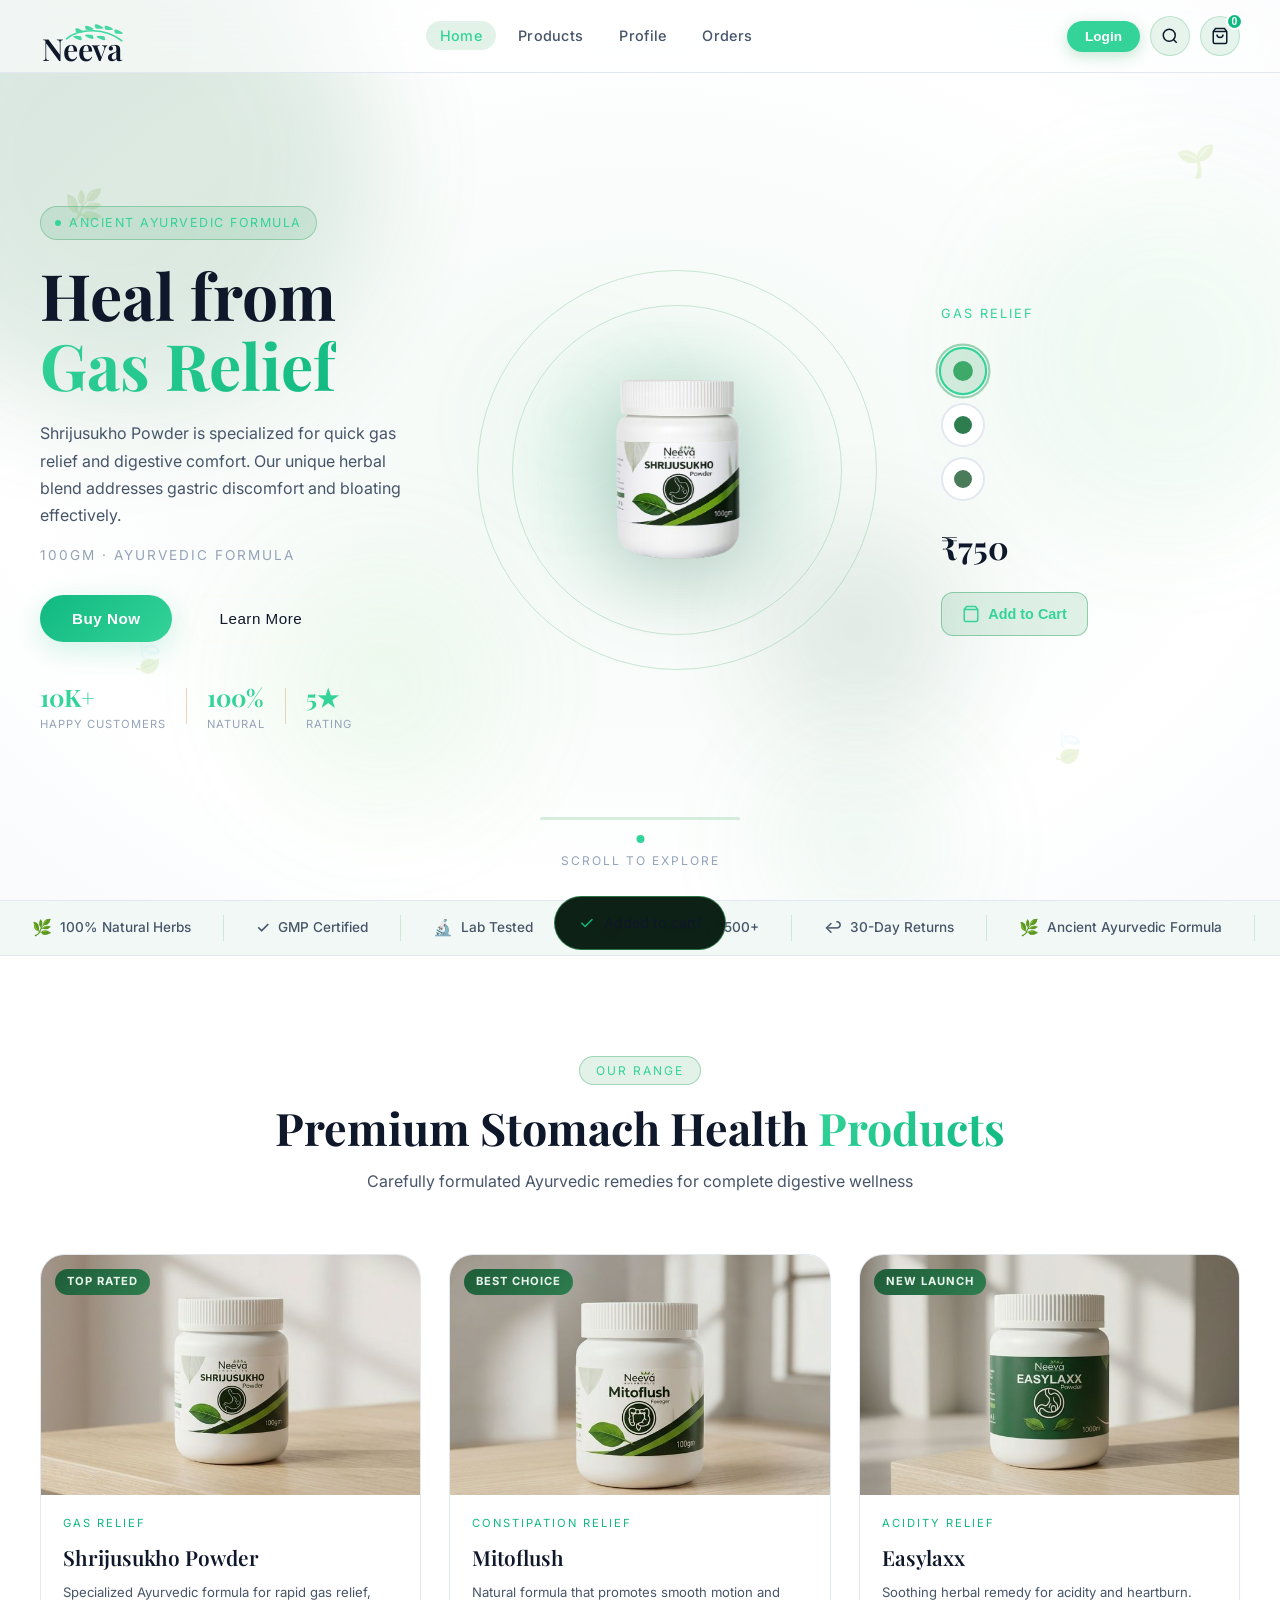
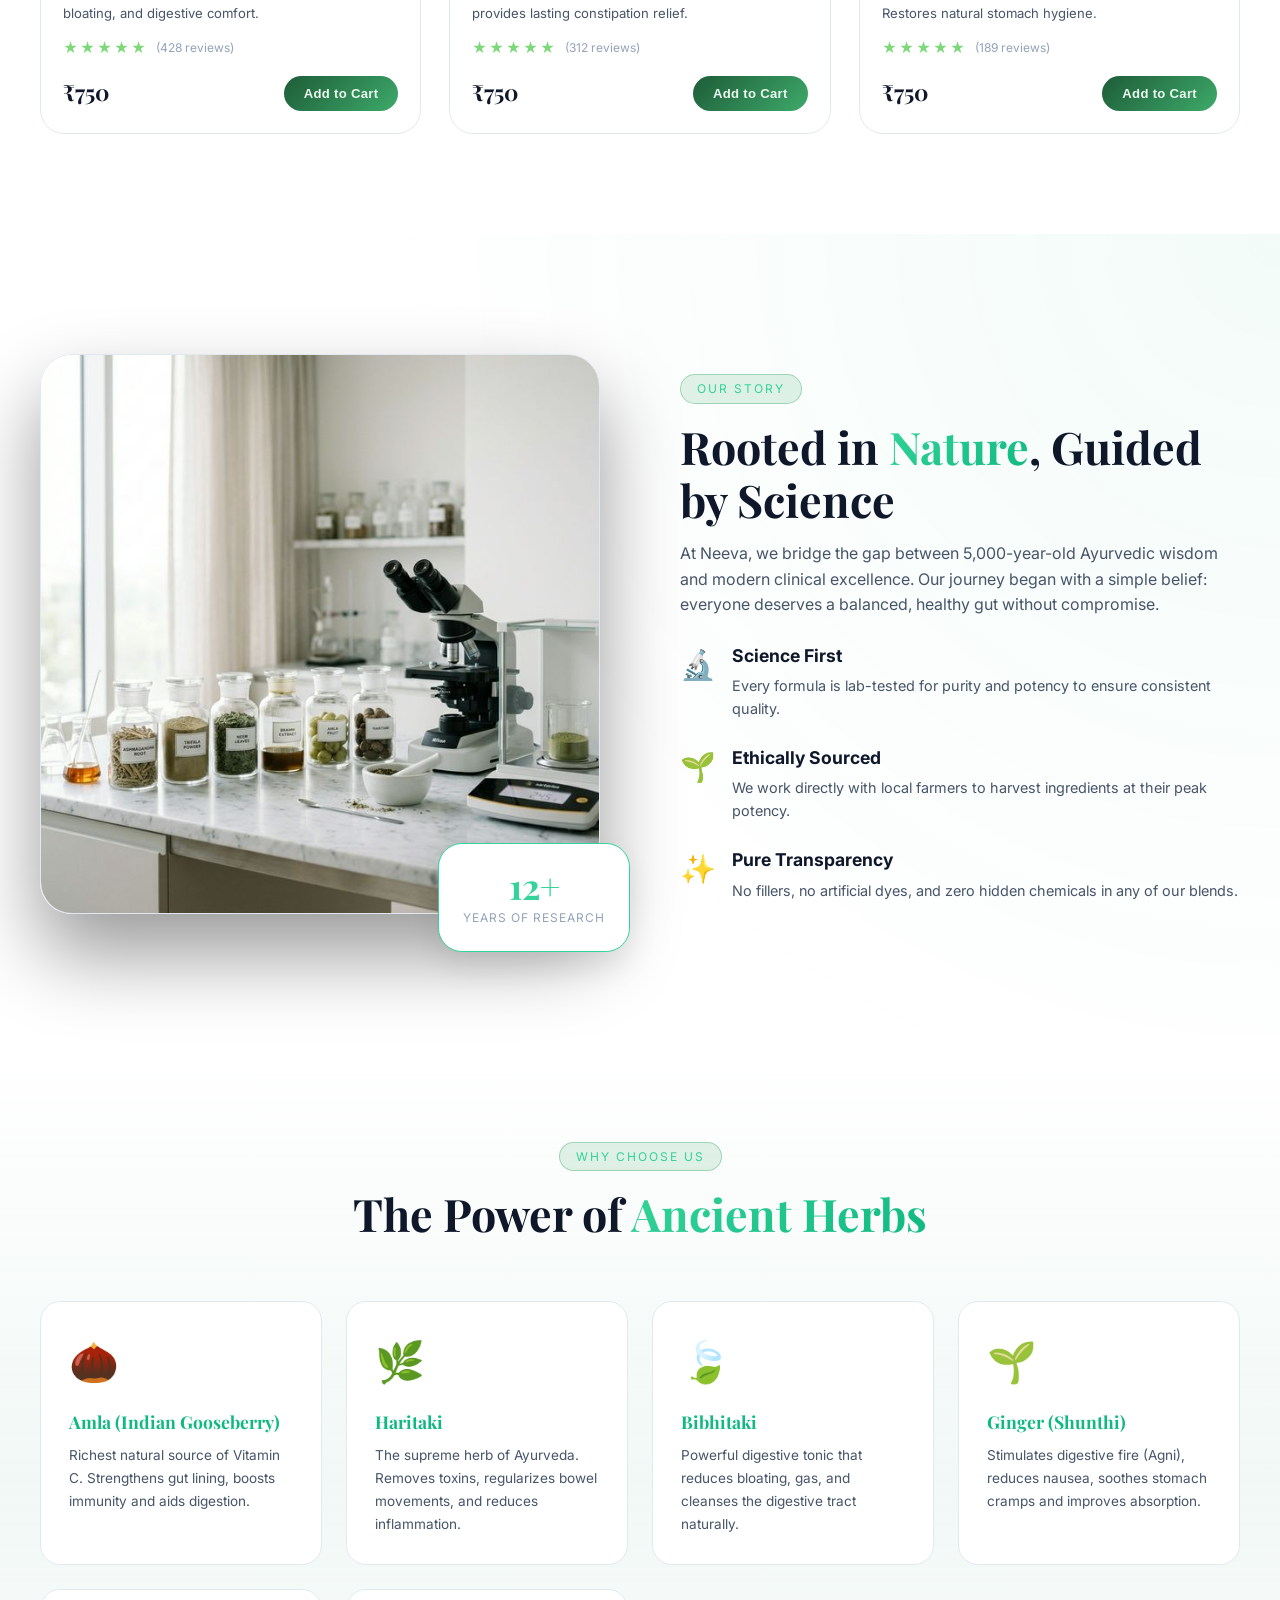
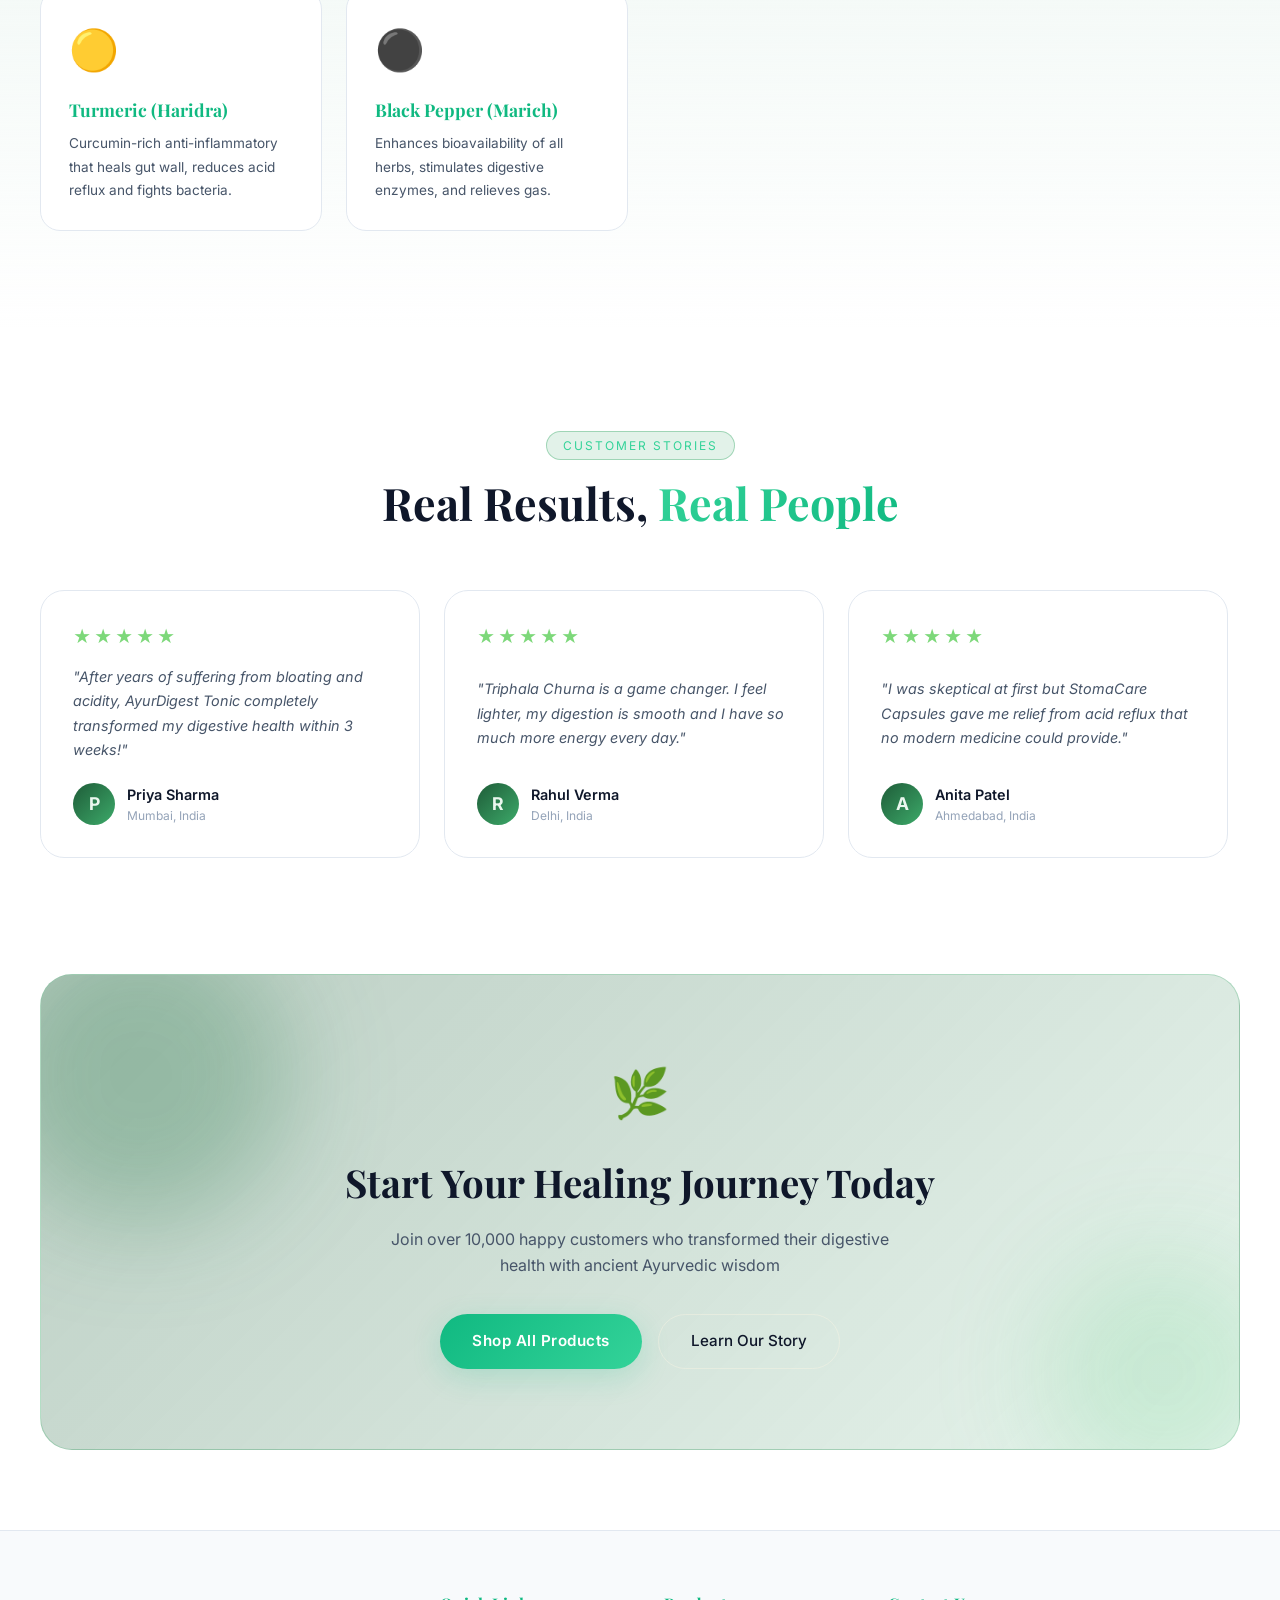
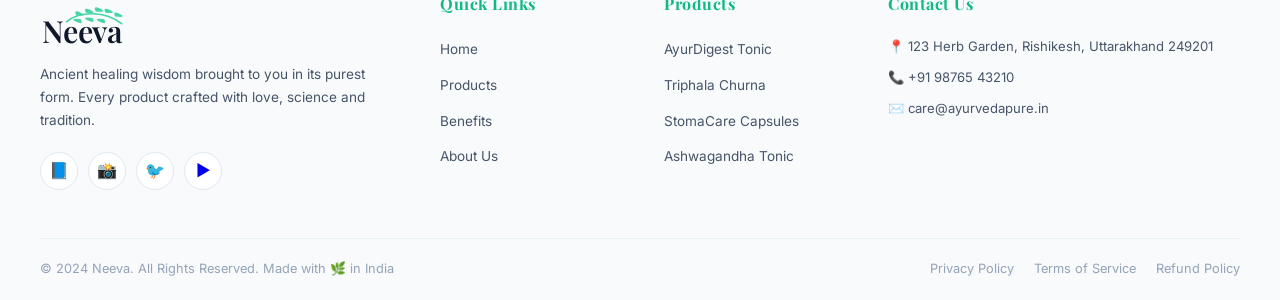
<file: public/index.html>
<!DOCTYPE html>
<html lang="en">

<head>
  <meta charset="UTF-8" />
  <meta name="viewport" content="width=device-width, initial-scale=1.0" />
  <title>Neeva — Ancient Wisdom for Modern Wellness</title>
  <meta name="description"
    content="Premium Ayurvedic products for digestive health and stomach wellness. Natural, pure and effective herbal remedies rooted in ancient Indian wisdom by Neeva." />
  <link rel="preconnect" href="https://fonts.googleapis.com" />
  <link rel="preconnect" href="https://fonts.gstatic.com" crossorigin />
  <link
    href="https://fonts.googleapis.com/css2?family=Playfair+Display:ital,wght@0,400;0,600;0,700;1,400&family=Inter:wght@300;400;500;600&family=Noto+Sans+Devanagari:wght@400;600&display=swap"
    rel="stylesheet" />
  <script src="https://checkout.razorpay.com/v1/checkout.js"></script>
  <script src="https://accounts.google.com/gsi/client" async defer></script>
  <link rel="stylesheet" href="style.css" />
</head>

<body>

  <!-- Floating Particles -->
  <div class="particles" id="particles"></div>

  <!-- Navigation -->
  <nav class="navbar" id="navbar">
    <div class="nav-container">
      <div class="nav-logo">
        <div class="logo-wrapper">
          <div class="logo-branch">
            <svg viewBox="0 0 100 40" xmlns="http://www.w3.org/2000/svg">
              <path d="M10 32 C 30 15, 70 15, 95 35" stroke="currentColor" fill="none" stroke-width="2.5"
                stroke-linecap="round" />
              <path d="M25 22 Q 20 12, 32 18 T 25 22" fill="currentColor" />
              <path d="M40 18 Q 35 8, 47 14 T 40 18" fill="currentColor" />
              <path d="M55 16 Q 50 6, 62 12 T 55 16" fill="currentColor" />
              <path d="M70 18 Q 65 8, 77 14 T 70 18" fill="currentColor" />
              <path d="M85 24 Q 80 14, 92 20 T 85 24" fill="currentColor" />
              <path d="M32 28 Q 37 38, 25 32 T 32 28" fill="currentColor" />
              <path d="M50 26 Q 55 36, 43 30 T 50 26" fill="currentColor" />
              <path d="M68 28 Q 73 38, 61 32 T 68 28" fill="currentColor" />
            </svg>
          </div>
          <span class="logo-name">Neeva</span>
        </div>
      </div>
      <ul class="nav-links" id="navLinks">
        <li><a href="#home" class="nav-link active">Home</a></li>
        <li><a href="#products" class="nav-link">Products</a></li>
        <li><a href="profile.html" class="nav-link">Profile</a></li>
        <li><a href="orders.html" class="nav-link">Orders</a></li>
      </ul>
      <div class="nav-actions">
        <div id="userProfile" class="user-status" style="display: none;">
          <span id="userName" class="user-name" onclick="openProfile()" style="cursor:pointer;" title="View Profile"></span>
          <button id="logoutBtn" class="nav-btn-logout" title="Logout">Logout</button>
        </div>
        <button id="loginOpenBtn" class="nav-btn-secondary">Login</button>
        <button class="nav-search" id="searchBtn" title="Search">
          <svg viewBox="0 0 24 24" fill="none" stroke="currentColor" stroke-width="2">
            <circle cx="11" cy="11" r="8" />
            <path d="m21 21-4.35-4.35" />
          </svg>
        </button>
        <button class="nav-cart" id="cartBtn" title="Cart">
          <svg viewBox="0 0 24 24" fill="none" stroke="currentColor" stroke-width="2">
            <path d="M6 2L3 6v14a2 2 0 002 2h14a2 2 0 002-2V6l-3-4z" />
            <line x1="3" y1="6" x2="21" y2="6" />
            <path d="M16 10a4 4 0 01-8 0" />
          </svg>
          <span class="cart-count" id="cartCount">0</span>
        </button>
        <button class="nav-hamburger" id="hamburger">
          <span></span><span></span><span></span>
        </button>
      </div>
    </div>
  </nav>

  <!-- Login/Signup Modal -->
  <div class="modal-overlay" id="authOverlay"></div>
  <div class="auth-modal" id="authModal">
    <div class="auth-header">
      <h3 id="authTitle">Welcome Back</h3>
      <button class="auth-close" id="authClose">✕</button>
    </div>
    <div class="auth-tabs">
      <button class="auth-tab active" id="tabLogin">Login</button>
      <button class="auth-tab" id="tabSignup">Sign Up</button>
    </div>
    <form id="authForm" class="auth-form">
      <div id="signupFields" style="display: none;">
        <input type="text" id="regName" placeholder="Full Name" />
      </div>
      <input type="email" id="authEmail" placeholder="Email Address" required />
      <input type="password" id="authPass" placeholder="Password" required />
      <div style="text-align: right; margin: -10px 0 15px;">
        <a href="#" id="forgotPassLink" style="font-size: 0.75rem; color: var(--amber-light); text-decoration: none;">Forgot Password?</a>
      </div>
      <button type="submit" class="btn-primary" id="authSubmitBtn">Sign in</button>
    </form>
    
    <div class="auth-divider"><span>OR</span></div>
    <div id="google-login-btn">
      <button class="google-btn-custom" onclick="handleGoogleLogin()">
        <svg class="google-icon" viewBox="0 0 24 24" xmlns="http://www.w3.org/2000/svg">
          <path d="M22.56 12.25c0-.78-.07-1.53-.2-2.25H12v4.26h5.92c-.26 1.37-1.04 2.53-2.21 3.31v2.77h3.57c2.08-1.92 3.28-4.74 3.28-8.09z" fill="#4285F4"/>
          <path d="M12 23c2.97 0 5.46-.98 7.28-2.66l-3.57-2.77c-.98.66-2.23 1.06-3.71 1.06-2.86 0-5.29-1.93-6.16-4.53H2.18v2.84C3.99 20.53 7.7 23 12 23z" fill="#34A853"/>
          <path d="M5.84 14.09c-.22-.66-.35-1.36-.35-2.09s.13-1.43.35-2.09V7.07H2.18C1.43 8.55 1 10.22 1 12s.43 3.45 1.18 4.93l3.66-2.84z" fill="#FBBC05"/>
          <path d="M12 5.38c1.62 0 3.06.56 4.21 1.64l3.15-3.15C17.45 2.09 14.97 1 12 1 7.7 1 3.99 3.47 2.18 7.07l3.66 2.84c.87-2.6 3.3-4.53 6.16-4.53z" fill="#EA4335"/>
        </svg>
        Continue with Google
      </button>
    </div>
    
    <div id="authMsg" class="auth-msg"></div>
  </div>

  <!-- Hero Section -->
  <section class="hero" id="home">
    <div class="hero-bg">
      <div class="hero-orb orb-1"></div>
      <div class="hero-orb orb-2"></div>
      <div class="hero-orb orb-3"></div>
      <div class="hero-orb orb-4"></div>
      <div class="hero-orb orb-5"></div>
      <div class="hero-orb orb-6"></div>
      <div class="floating-leaves">
        <div class="leaf leaf-1">🌿</div>
        <div class="leaf leaf-2">🍃</div>
        <div class="leaf leaf-3">🌱</div>
        <div class="leaf leaf-4">🍃</div>
        <div class="leaf leaf-5">🌿</div>
      </div>
    </div>

    <div class="hero-content">
      <!-- Left Text -->
      <div class="hero-left">
        <div class="hero-badge">
          <span class="badge-dot"></span>
          Ancient Ayurvedic Formula
        </div>
        <h1 class="hero-title" id="heroTitle">
          Heal from<br /><span class="hero-title-accent" id="heroAccent">Gas Relief</span>
        </h1>
        <p class="hero-desc" id="heroDesc">
          Shrijusukho Powder is specialized for quick gas relief and digestive comfort. Our unique herbal blend
          addresses
          gastric discomfort and bloating effectively.
        </p>
        <div class="hero-size" id="heroSize">100gm · Ayurvedic Formula</div>
        <div class="hero-actions">
          <button class="btn-primary" id="heroBuyBtn">Buy Now</button>
          <button class="btn-secondary">Learn More</button>
        </div>
        <div class="hero-stats">
          <div class="stat">
            <span class="stat-num">10K+</span>
            <span class="stat-label">Happy Customers</span>
          </div>
          <div class="stat-divider"></div>
          <div class="stat">
            <span class="stat-num">100%</span>
            <span class="stat-label">Natural</span>
          </div>
          <div class="stat-divider"></div>
          <div class="stat">
            <span class="stat-num">5★</span>
            <span class="stat-label">Rating</span>
          </div>
        </div>
      </div>

      <!-- Center 3D Product -->
      <div class="hero-center">
        <div class="product-stage">
          <div class="product-glow" id="productGlow"></div>
          <div class="product-ring ring-outer"></div>
          <div class="product-ring ring-inner"></div>
          <div class="product-3d" id="product3D">
            <img src="shrijusukhol.png" alt="Shrijusukho Powder" class="product-img active" id="productImg0" />
            <img src="mitroflush.png" alt="Mitoflush Faveger" class="product-img" id="productImg1" />
            <img src="easylaxx.png" alt="Easylaxx Powder" class="product-img" id="productImg2" />
          </div>
          <!-- 3D Floating Orbs around product -->
          <div class="orbit-orb o1"></div>
          <div class="orbit-orb o2"></div>
          <div class="orbit-orb o3"></div>
          <div class="orbit-orb o4"></div>
          <div class="orbit-orb o5"></div>
          <div class="orbit-orb o6"></div>
        </div>
      </div>

      <!-- Right Info -->
      <div class="hero-right">
        <div class="flavor-label" id="flavorLabel">Gas Relief</div>
        <div class="product-selectors">
          <button class="prod-sel active" id="sel0" data-index="0" title="Shrijusukho">
            <div class="sel-dot" style="background: #3daa6a;"></div>
          </button>
          <button class="prod-sel" id="sel1" data-index="1" title="Mitoflush">
            <div class="sel-dot" style="background: #2e7d4f;"></div>
          </button>
          <button class="prod-sel" id="sel2" data-index="2" title="Easylaxx">
            <div class="sel-dot" style="background: #4a7c59;"></div>
          </button>
        </div>
        <div class="product-price" id="heroPrice">₹750</div>
        <button class="btn-cart-hero" id="heroCartBtn">
          <svg viewBox="0 0 24 24" fill="none" stroke="currentColor" stroke-width="2" width="18" height="18">
            <path d="M6 2L3 6v14a2 2 0 002 2h14a2 2 0 002-2V6l-3-4z" />
            <line x1="3" y1="6" x2="21" y2="6" />
          </svg>
          Add to Cart
        </button>
      </div>
    </div>

    <!-- Progress Bar -->
    <div class="hero-progress">
      <div class="progress-track">
        <div class="progress-fill" id="progressFill"></div>
      </div>
    </div>

    <!-- Scroll Indicator -->
    <div class="scroll-indicator">
      <div class="scroll-dot"></div>
      <span>Scroll to explore</span>
    </div>
  </section>

  <!-- Benefits Strip -->
  <div class="benefits-strip">
    <div class="benefits-scroll">
      <div class="benefit-item"><span>🌿</span> 100% Natural Herbs</div>
      <div class="benefit-item"><span>✓</span> GMP Certified</div>
      <div class="benefit-item"><span>🔬</span> Lab Tested</div>
      <div class="benefit-item"><span>🚚</span> Free Delivery ₹500+</div>
      <div class="benefit-item"><span>↩</span> 30-Day Returns</div>
      <div class="benefit-item"><span>🌿</span> Ancient Ayurvedic Formula</div>
      <div class="benefit-item"><span>✓</span> FSSAI Approved</div>
      <div class="benefit-item"><span>🌿</span> 100% Natural Herbs</div>
      <div class="benefit-item"><span>✓</span> GMP Certified</div>
      <div class="benefit-item"><span>🔬</span> Lab Tested</div>
      <div class="benefit-item"><span>🚚</span> Free Delivery ₹500+</div>
      <div class="benefit-item"><span>↩</span> 30-Day Returns</div>
    </div>
  </div>

  <!-- Products Section -->
  <section class="products-section" id="products">
    <div class="section-header">
      <div class="section-tag">Our Range</div>
      <h2 class="section-title">Premium Stomach Health <span class="text-accent">Products</span></h2>
      <p class="section-subtitle">Carefully formulated Ayurvedic remedies for complete digestive wellness</p>
    </div>

    <div class="products-grid">

      <div class="product-card">
        <div class="card-badge">Top Rated</div>
        <div class="card-img-wrap">
          <img src="shrijusukho_plain.png" alt="Shrijusukho Powder" class="card-img" />
        </div>
        <div class="card-body">
          <div class="card-tag">Gas Relief</div>
          <h3 class="card-name">Shrijusukho Powder</h3>
          <p class="card-desc">Specialized Ayurvedic formula for rapid gas relief, bloating, and digestive comfort.</p>
          <div class="card-rating">
            <span class="stars">★★★★★</span>
            <span class="rating-count">(428 reviews)</span>
          </div>
          <div class="card-footer">
            <div class="card-price">
              <span class="price-current">₹750</span>
            </div>
            <button class="btn-add-cart" onclick="addToCart('Shrijusukho Powder', 750)">Add to Cart</button>
          </div>
        </div>
      </div>

      <div class="product-card">
        <div class="card-badge">Best Choice</div>
        <div class="card-img-wrap">
          <img src="mitoflush_plain.png" alt="Mitoflush" class="card-img" />
        </div>
        <div class="card-body">
          <div class="card-tag">Constipation Relief</div>
          <h3 class="card-name">Mitoflush</h3>
          <p class="card-desc">Natural formula that promotes smooth motion and provides lasting constipation relief.</p>
          <div class="card-rating">
            <span class="stars">★★★★★</span>
            <span class="rating-count">(312 reviews)</span>
          </div>
          <div class="card-footer">
            <div class="card-price">
              <span class="price-current">₹750</span>
            </div>
            <button class="btn-add-cart" onclick="addToCart('Mitoflush', 750)">Add to Cart</button>
          </div>
        </div>
      </div>

      <div class="product-card">
        <div class="card-badge">New Launch</div>
        <div class="card-img-wrap">
          <img src="easylaxx_plain.png" alt="Easylaxx" class="card-img" />
        </div>
        <div class="card-body">
          <div class="card-tag">Acidity Relief</div>
          <h3 class="card-name">Easylaxx</h3>
          <p class="card-desc">Soothing herbal remedy for acidity and heartburn. Restores natural stomach hygiene.</p>
          <div class="card-rating">
            <span class="stars">★★★★★</span>
            <span class="rating-count">(189 reviews)</span>
          </div>
          <div class="card-footer">
            <div class="card-price">
              <span class="price-current">₹750</span>
            </div>
            <button class="btn-add-cart" onclick="addToCart('Easylaxx', 750)">Add to Cart</button>
          </div>
        </div>
      </div>
    </div>
  </section>

  <!-- About Us Section -->
  <section class="about-section" id="about">
    <div class="about-container">
      <div class="about-grid">
        <div class="about-image">
          <img src="about.png" alt="Neeva Ayurvedic Lab" class="reveal-img" />
          <div class="about-experience">
            <span class="exp-num">12+</span>
            <span class="exp-text">Years of Research</span>
          </div>
        </div>
        <div class="about-content" style="text-align: left;">
          <div class="section-tag">Our Story</div>
          <h2 class="section-title">Rooted in <span class="text-accent">Nature</span>, Guided by Science</h2>
          <p class="section-subtitle" style="text-align:left; margin:0 0 24px; max-width: 100%;">At Neeva, we bridge the gap between 5,000-year-old Ayurvedic wisdom and modern clinical excellence. Our journey began with a simple belief: everyone deserves a balanced, healthy gut without compromise.</p>
          
          <div class="vision-points" style="display:flex; flex-direction:column; gap:24px;">
            <div class="vision-item" style="display:flex; gap:16px;">
              <div class="vision-icon" style="font-size:1.8rem;">🔬</div>
              <div class="vision-info" style="text-align: left;">
                <h4 style="margin:0; color:var(--cream); font-size:1.1rem;">Science First</h4>
                <p style="margin:4px 0 0; color:var(--text-secondary); font-size:0.9rem; line-height:1.6;">Every formula is lab-tested for purity and potency to ensure consistent quality.</p>
              </div>
            </div>
            <div class="vision-item" style="display:flex; gap:16px;">
              <div class="vision-icon" style="font-size:1.8rem;">🌱</div>
              <div class="vision-info" style="text-align: left;">
                <h4 style="margin:0; color:var(--cream); font-size:1.1rem;">Ethically Sourced</h4>
                <p style="margin:4px 0 0; color:var(--text-secondary); font-size:0.9rem; line-height:1.6;">We work directly with local farmers to harvest ingredients at their peak potency.</p>
              </div>
            </div>
            <div class="vision-item" style="display:flex; gap:16px;">
              <div class="vision-icon" style="font-size:1.8rem;">✨</div>
              <div class="vision-info" style="text-align: left;">
                <h4 style="margin:0; color:var(--cream); font-size:1.1rem;">Pure Transparency</h4>
                <p style="margin:4px 0 0; color:var(--text-secondary); font-size:0.9rem; line-height:1.6;">No fillers, no artificial dyes, and zero hidden chemicals in any of our blends.</p>
              </div>
            </div>
          </div>
        </div>
      </div>
    </div>
  </section>

  <!-- Benefits Section -->
  <section class="ingredient-section" id="benefits">
    <div class="ing-container">
      <div class="section-header">
        <div class="section-tag">Why Choose Us</div>
        <h2 class="section-title">The Power of <span class="text-accent">Ancient Herbs</span></h2>
      </div>
      <div class="ingredients-grid">
        <div class="ing-card">
          <div class="ing-icon">🌰</div>
          <h3>Amla (Indian Gooseberry)</h3>
          <p>Richest natural source of Vitamin C. Strengthens gut lining, boosts immunity and aids digestion.</p>
        </div>
        <div class="ing-card">
          <div class="ing-icon">🌿</div>
          <h3>Haritaki</h3>
          <p>The supreme herb of Ayurveda. Removes toxins, regularizes bowel movements, and reduces inflammation.</p>
        </div>
        <div class="ing-card">
          <div class="ing-icon">🍃</div>
          <h3>Bibhitaki</h3>
          <p>Powerful digestive tonic that reduces bloating, gas, and cleanses the digestive tract naturally.</p>
        </div>
        <div class="ing-card">
          <div class="ing-icon">🌱</div>
          <h3>Ginger (Shunthi)</h3>
          <p>Stimulates digestive fire (Agni), reduces nausea, soothes stomach cramps and improves absorption.</p>
        </div>
        <div class="ing-card">
          <div class="ing-icon">🟡</div>
          <h3>Turmeric (Haridra)</h3>
          <p>Curcumin-rich anti-inflammatory that heals gut wall, reduces acid reflux and fights bacteria.</p>
        </div>
        <div class="ing-card">
          <div class="ing-icon">⚫</div>
          <h3>Black Pepper (Marich)</h3>
          <p>Enhances bioavailability of all herbs, stimulates digestive enzymes, and relieves gas.</p>
        </div>
      </div>
    </div>
  </section>

  <!-- Testimonials -->
  <section class="testimonials-section">
    <div class="section-header">
      <div class="section-tag">Customer Stories</div>
      <h2 class="section-title">Real Results, <span class="text-accent">Real People</span></h2>
    </div>
    <div class="testimonials-container">
      <div class="testimonials-track" id="testimonialsTrack">
        <div class="testimonial-card">
          <div class="t-stars">★★★★★</div>
          <p>"After years of suffering from bloating and acidity, AyurDigest Tonic completely transformed my digestive
            health within 3 weeks!"</p>
          <div class="t-author">
            <div class="t-avatar">P</div>
            <div>
              <div class="t-name">Priya Sharma</div>
              <div class="t-location">Mumbai, India</div>
            </div>
          </div>
        </div>
        <div class="testimonial-card">
          <div class="t-stars">★★★★★</div>
          <p>"Triphala Churna is a game changer. I feel lighter, my digestion is smooth and I have so much more energy
            every day."</p>
          <div class="t-author">
            <div class="t-avatar">R</div>
            <div>
              <div class="t-name">Rahul Verma</div>
              <div class="t-location">Delhi, India</div>
            </div>
          </div>
        </div>
        <div class="testimonial-card">
          <div class="t-stars">★★★★★</div>
          <p>"I was skeptical at first but StomaCare Capsules gave me relief from acid reflux that no modern medicine
            could provide."</p>
          <div class="t-author">
            <div class="t-avatar">A</div>
            <div>
              <div class="t-name">Anita Patel</div>
              <div class="t-location">Ahmedabad, India</div>
            </div>
          </div>
        </div>
        <div class="testimonial-card">
          <div class="t-stars">★★★★★</div>
          <p>"The Ashwagandha Gut Tonic helped with my IBS symptoms that were connected to stress. Highly recommend to
            everyone!"</p>
          <div class="t-author">
            <div class="t-avatar">V</div>
            <div>
              <div class="t-name">Vikram Singh</div>
              <div class="t-location">Bangalore, India</div>
            </div>
          </div>
        </div>
      </div>
    </div>
  </section>

  <!-- CTA Section -->
  <section class="cta-section">
    <div class="cta-bg">
      <div class="cta-orb cta-orb-1"></div>
      <div class="cta-orb cta-orb-2"></div>
    </div>
    <div class="cta-content">
      <div class="cta-icon">🌿</div>
      <h2>Start Your Healing Journey Today</h2>
      <p>Join over 10,000 happy customers who transformed their digestive health with ancient Ayurvedic wisdom</p>
      <div class="cta-actions">
        <a href="#products" class="btn-primary">Shop All Products</a>
        <a href="#about" class="btn-outline">Learn Our Story</a>
      </div>
    </div>
  </section>



  <!-- Footer -->
  <footer class="footer" id="contact">
    <div class="footer-container">
      <div class="footer-brand">
        <div class="nav-logo">
          <div class="logo-wrapper">
            <div class="logo-branch">
              <svg viewBox="0 0 100 40" xmlns="http://www.w3.org/2000/svg">
                <path d="M10 32 C 30 15, 70 15, 95 35" stroke="currentColor" fill="none" stroke-width="2.5"
                  stroke-linecap="round" />
                <path d="M25 22 Q 20 12, 32 18 T 25 22" fill="currentColor" />
                <path d="M40 18 Q 35 8, 47 14 T 40 18" fill="currentColor" />
                <path d="M55 16 Q 50 6, 62 12 T 55 16" fill="currentColor" />
                <path d="M70 18 Q 65 8, 77 14 T 70 18" fill="currentColor" />
                <path d="M85 24 Q 80 14, 92 20 T 85 24" fill="currentColor" />
                <path d="M32 28 Q 37 38, 25 32 T 32 28" fill="currentColor" />
                <path d="M50 26 Q 55 36, 43 30 T 50 26" fill="currentColor" />
                <path d="M68 28 Q 73 38, 61 32 T 68 28" fill="currentColor" />
              </svg>
            </div>
            <span class="logo-name">Neeva</span>
          </div>
        </div>
        <p>Ancient healing wisdom brought to you in its purest form. Every product crafted with love, science and
          tradition.</p>
        <div class="footer-socials">
          <a href="#" class="social-link">📘</a>
          <a href="#" class="social-link">📸</a>
          <a href="#" class="social-link">🐦</a>
          <a href="#" class="social-link">▶️</a>
        </div>
      </div>
      <div class="footer-links">
        <h4>Quick Links</h4>
        <ul>
          <li><a href="#home">Home</a></li>
          <li><a href="#products">Products</a></li>
          <li><a href="#benefits">Benefits</a></li>
          <li><a href="#about">About Us</a></li>
        </ul>
      </div>
      <div class="footer-links">
        <h4>Products</h4>
        <ul>
          <li><a href="#">AyurDigest Tonic</a></li>
          <li><a href="#">Triphala Churna</a></li>
          <li><a href="#">StomaCare Capsules</a></li>
          <li><a href="#">Ashwagandha Tonic</a></li>
        </ul>
      </div>
      <div class="footer-contact">
        <h4>Contact Us</h4>
        <div class="contact-item">📍 123 Herb Garden, Rishikesh, Uttarakhand 249201</div>
        <div class="contact-item">📞 +91 98765 43210</div>
        <div class="contact-item">✉️ care@ayurvedapure.in</div>
      </div>
    </div>
    <div class="footer-bottom">
      <p>© 2024 Neeva. All Rights Reserved. Made with 🌿 in India</p>
      <div class="footer-legal">
        <a href="#">Privacy Policy</a>
        <a href="#">Terms of Service</a>
        <a href="#">Refund Policy</a>
      </div>
    </div>
  </footer>

  <!-- Cart Sidebar -->
  <div class="cart-overlay" id="cartOverlay"></div>
  <div class="cart-sidebar" id="cartSidebar">
    <div class="cart-header">
      <h3>Your Cart</h3>
      <button class="cart-close" id="cartClose">✕</button>
    </div>
    <div class="cart-items" id="cartItems">
      <div class="cart-empty">
        <div class="cart-empty-icon">🛒</div>
        <p>Your cart is empty</p>
        <a href="#products" class="btn-primary" style="font-size:0.85rem; padding:10px 20px;">Shop Now</a>
      </div>
    </div>
    <div class="cart-footer" id="cartFooter" style="display:none;">
      <div class="cart-total">
        <span>Total:</span>
        <span class="total-amount" id="totalAmount">₹0</span>
      </div>
      <button id="checkoutStartBtn" class="btn-checkout">Proceed to Checkout</button>
    </div>
  </div>

  <!-- Toast Notification -->
  <div class="toast" id="toast">
    <span class="toast-icon">✓</span>
    <span class="toast-msg" id="toastMsg">Added to cart!</span>
  </div>

  <!-- Checkout Modal -->
  <div class="modal-overlay" id="checkoutOverlay"></div>
  <div class="checkout-modal" id="checkoutModal">
    <div class="modal-header">
      <h3>Complete Your Order</h3>
      <button class="modal-close" id="checkoutClose">✕</button>
    </div>
    
    <!-- Step 1: Shipping -->
    <div class="checkout-step" id="stepShipping">
      <div style="display: flex; justify-content: space-between; align-items: center; margin-bottom: 20px;">
        <div class="step-indicator" style="margin-bottom: 0;">Step 1 of 2: Shipping Details</div>
        <button id="useProfileBtn" type="button" style="background: var(--amber-dark); border: none; color: white; padding: 6px 14px; border-radius: 8px; font-size: 0.75rem; cursor: pointer; transition: 0.3s; font-weight: 600;">Use Profile Address</button>
      </div>

      <!-- Quick Select Address -->
      <div id="checkoutSavedAddresses" style="margin-bottom: 25px; display: none;">
        <label style="display: block; margin-bottom: 10px; font-size: 0.8rem; font-weight: 600; color: var(--text-secondary);">Quick Select Saved Address:</label>
        <div id="checkoutAddrList" style="display: flex; gap: 12px; overflow-x: auto; padding-bottom: 10px; scrollbar-width: thin;">
           <!-- Saved addresses cards will show here -->
        </div>
      </div>

      <form id="shippingForm" class="checkout-form">
        <div class="form-row">
          <input type="text" id="shipName" placeholder="Full Name" required />
        </div>
        <div class="form-row">
          <input type="tel" id="shipPhone" placeholder="Phone Number" required />
        </div>
        <div class="form-row">
          <textarea id="shipAddress" placeholder="Full Shipping Address" required></textarea>
        </div>
        <div class="form-row-grid">
          <input type="text" id="shipCity" placeholder="City" required />
          <input type="text" id="shipPincode" placeholder="Pincode" required />
        </div>
        <button type="submit" class="btn-primary">Continue to Payment</button>
      </form>
    </div>

    <!-- Step 2: Payment -->
    <div class="checkout-step" id="stepPayment" style="display: none;">
      <div class="step-indicator">Step 2: Secure Payment</div>
      <div style="text-align: center; padding: 20px 0;">
        <div class="order-summary-mini">
           <span>Total to Pay:</span>
           <span class="total-amount-checkout" id="checkoutTotal">₹0</span>
        </div>
        <p style="font-size: 0.9rem; color: var(--text-secondary); margin-bottom: 25px;">Please complete your payment to finalize the order.</p>
        <button id="payNowBtn" class="btn-primary" style="width: 100%; height: 55px; background: #111; color: white;">
          Pay with Razorpay 💳
        </button>
      </div>
    </div>

    <!-- Step 3: Success -->
    <div class="checkout-step" id="stepSuccess" style="display: none; text-align: center; padding: 40px 20px;">
      <div class="success-icon-wrap">
        <div class="success-icon">✓</div>
      </div>
      <h3 style="color: var(--sage); margin-bottom: 8px;">Order Placed Successfully!</h3>
      <p style="color: var(--text-secondary); margin-bottom: 24px;">Thank you for choosing Neeva. Your healing journey begins now. We've sent a confirmation to your email.</p>
      <div class="order-id-display">Order ID: <span id="displayOrderId">#123456</span></div>
      <button class="btn-primary" onclick="closeCheckout()">Continue Shopping</button>
    </div>
  </div>

  <script type="module" src="app.js"></script>
</body>
</html>
</file>
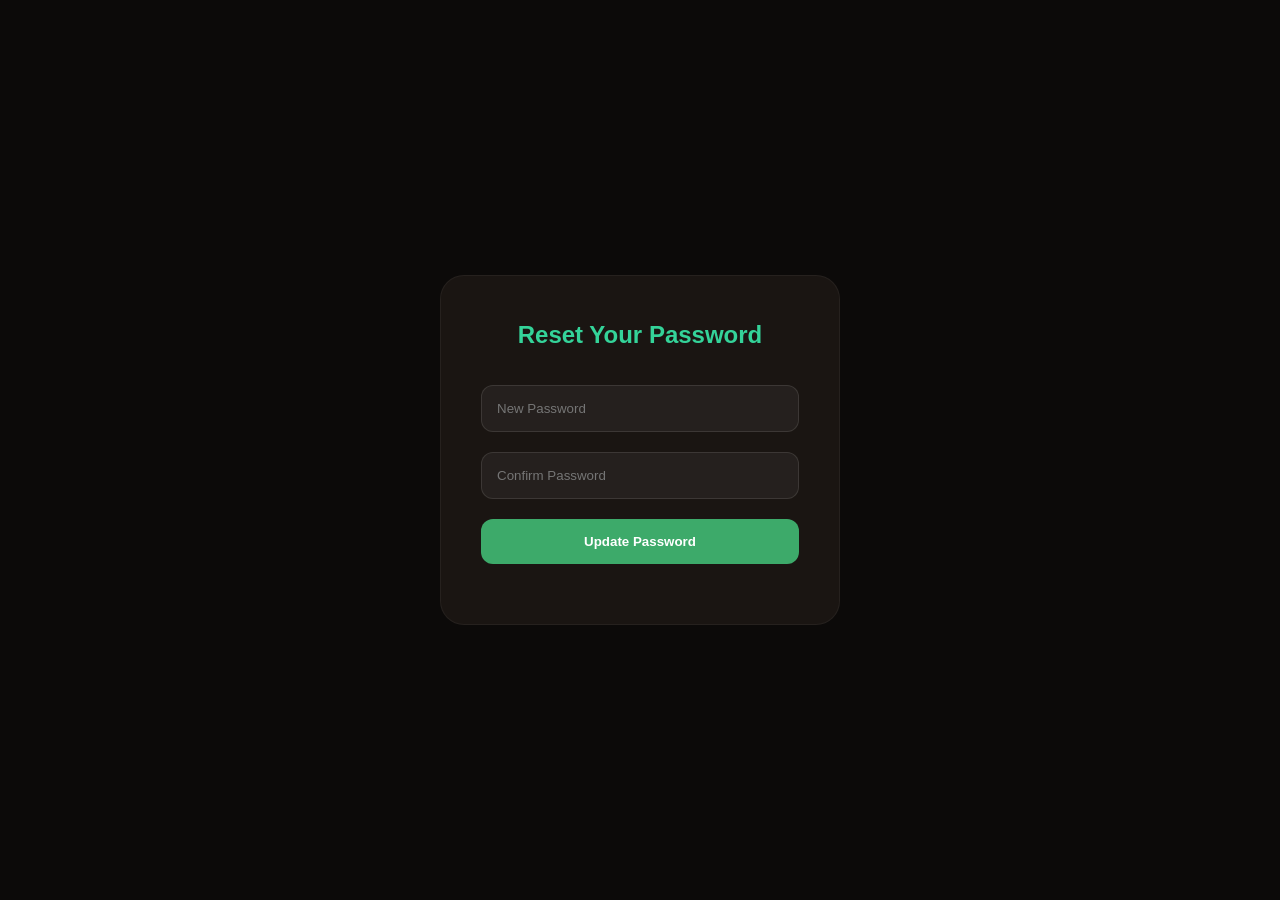
<file: reset-password.html>
<!DOCTYPE html>
<html lang="en">
<head>
    <meta charset="UTF-8">
    <meta name="viewport" content="width=device-width, initial-scale=1.0">
    <title>Reset Password | Neeva Ayurveda</title>
    <link rel="stylesheet" href="style.css">
    <style>
        body { display: flex; align-items: center; justify-content: center; min-height: 100vh; background: #0c0a09; color: white; font-family: 'Inter', sans-serif; }
        .reset-card { background: #1a1512; padding: 40px; border-radius: 24px; border: 1px solid rgba(255,255,255,0.05); width: 100%; max-width: 400px; }
        .reset-title { font-size: 1.5rem; margin-bottom: 30px; text-align: center; color: var(--amber-light); }
        .reset-form input { width: 100%; padding: 15px; margin-bottom: 20px; background: rgba(255,255,255,0.05); border: 1px solid rgba(255,255,255,0.1); border-radius: 12px; color: white; }
        .reset-btn { width: 100%; padding: 15px; background: #3daa6a; border: none; border-radius: 12px; color: white; font-weight: 600; cursor: pointer; }
        .reset-msg { margin-top: 20px; text-align: center; font-size: 0.9rem; }
    </style>
</head>
<body>
    <div class="reset-card">
        <h2 class="reset-title">Reset Your Password</h2>
        <form class="reset-form" id="resetForm">
            <input type="password" id="newPass" placeholder="New Password" required minlength="6">
            <input type="password" id="confirmPass" placeholder="Confirm Password" required minlength="6">
            <button type="submit" class="reset-btn">Update Password</button>
        </form>
        <div id="resetMsg" class="reset-msg"></div>
    </div>

    <script>
        const urlParams = new URLSearchParams(window.location.search);
        const token = urlParams.get('token');

        document.getElementById('resetForm').addEventListener('submit', async (e) => {
            e.preventDefault();
            const newPassword = document.getElementById('newPass').value;
            const confirmPass = document.getElementById('confirmPass').value;
            const msg = document.getElementById('resetMsg');

            if (newPassword !== confirmPass) {
                msg.textContent = 'Passwords do not match';
                msg.style.color = '#ff6b6b';
                return;
            }

            try {
                const res = await fetch('/api/reset-password', {
                    method: 'POST',
                    headers: { 'Content-Type': 'application/json' },
                    body: JSON.stringify({ token, newPassword })
                });
                const data = await res.json();
                msg.textContent = data.message;
                msg.style.color = '#3daa6a';
                if (data.success) {
                    setTimeout(() => window.location.href = 'index.html', 2000);
                }
            } catch (err) {
                msg.textContent = 'Reset failed. Token might be expired.';
                msg.style.color = '#ff6b6b';
            }
        });
    </script>
</body>
</html>
</file>
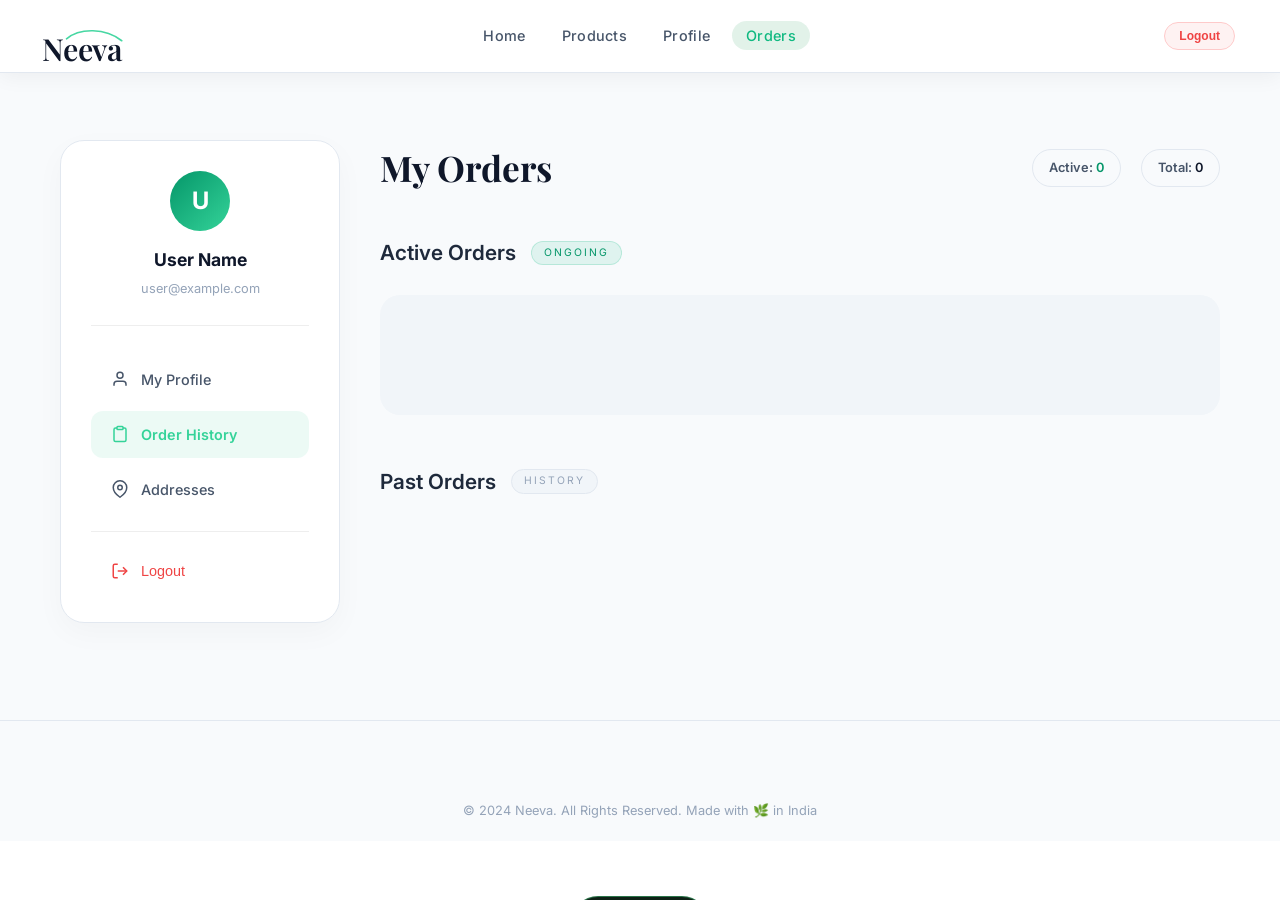
<file: public/orders.html>
<!DOCTYPE html>
<html lang="en">

<head>
  <meta charset="UTF-8" />
  <meta name="viewport" content="width=device-width, initial-scale=1.0" />
  <title>My Orders | Neeva Ayurveda</title>
  <link rel="preconnect" href="https://fonts.googleapis.com" />
  <link rel="preconnect" href="https://fonts.gstatic.com" crossorigin />
  <link
    href="https://fonts.googleapis.com/css2?family=Playfair+Display:ital,wght@0,400;0,600;0,700;1,400&family=Inter:wght@300;400;500;600&family=Noto+Sans+Devanagari:wght@400;600&display=swap"
    rel="stylesheet" />
  <link rel="stylesheet" href="style.css" />
  <style>
    .profile-page { padding-top: 120px; min-height: 80vh; background: var(--bg-mid); }
    .btn-back { display: inline-flex; align-items: center; gap: 8px; color: var(--text-secondary); text-decoration: none; font-size: 0.9rem; margin-bottom: 20px; transition: var(--transition); }
    .btn-back:hover { color: var(--amber); transform: translateX(-5px); }
  </style>
</head>

<body>

  <div class="particles" id="particles"></div>

  <nav class="navbar scrolled" id="navbar">
    <div class="nav-container">
      <a href="index.html" class="nav-logo">
        <div class="logo-wrapper">
          <div class="logo-branch">
            <svg viewBox="0 0 100 40" xmlns="http://www.w3.org/2000/svg">
              <path d="M10 32 C 30 15, 70 15, 95 35" stroke="currentColor" fill="none" stroke-width="2.5" stroke-linecap="round" />
            </svg>
          </div>
          <span class="logo-name">Neeva</span>
        </div>
      </a>
      <ul class="nav-links" id="navLinks">
        <li><a href="index.html#home" class="nav-link">Home</a></li>
        <li><a href="index.html#products" class="nav-link">Products</a></li>
        <li><a href="profile.html" class="nav-link">Profile</a></li>
        <li><a href="orders.html" class="nav-link active" style="color: var(--amber);">Orders</a></li>
      </ul>
      <div class="nav-actions">
        <div id="userProfile" class="user-status">
          <span id="userName" class="user-name"></span>
          <button id="logoutBtn" class="nav-btn-logout" title="Logout">Logout</button>
        </div>
      </div>
    </div>
  </nav>

  <main class="profile-page" style="padding-top: 100px;">
    <div class="profile-container" style="max-width: 1200px; margin: 0 auto; padding: 40px 20px;">
      
      <div class="dashboard-layout" style="display: grid; grid-template-columns: 280px 1fr; gap: 40px; align-items: start;">
        
        <!-- Sidebar Navigation -->
        <aside class="dashboard-sidebar" style="background: white; border: 1px solid var(--card-border); padding: 30px; border-radius: 24px; position: sticky; top: 120px; box-shadow: 0 10px 30px rgba(0,0,0,0.03);">
          <div class="user-brief" style="margin-bottom: 30px; text-align: center; border-bottom: 1px solid #eee; padding-bottom: 25px;">
            <div class="avatar-circle" style="width: 60px; height: 60px; background: linear-gradient(135deg, var(--amber-dark), var(--amber-light)); border-radius: 50%; display: flex; align-items: center; justify-content: center; margin: 0 auto 15px; color: white; font-size: 1.5rem; font-weight: 700;">
              <span id="nameInitial">U</span>
            </div>
            <h3 id="sideUserName" style="font-size: 1.1rem; color: var(--cream); margin: 0;">User Name</h3>
            <p id="sideUserEmail" style="font-size: 0.8rem; color: var(--text-muted); margin: 5px 0 0;">user@example.com</p>
          </div>
          
          <nav class="dash-nav" style="display: flex; flex-direction: column; gap: 8px;">
            <a href="profile.html" class="dash-link" style="padding: 12px 20px; border-radius: 12px; text-decoration: none; color: var(--text-secondary); font-size: 0.9rem; font-weight: 500; display: flex; align-items: center; gap: 12px; transition: 0.3s;">
              <svg width="18" height="18" fill="none" stroke="currentColor" stroke-width="2" viewBox="0 0 24 24"><path d="M20 21v-2a4 4 0 0 0-4-4H8a4 4 0 0 0-4 4v2"></path><circle cx="12" cy="7" r="4"></circle></svg>
              My Profile
            </a>
            <a href="orders.html" class="dash-link active" style="padding: 12px 20px; border-radius: 12px; text-decoration: none; color: var(--amber-light); background: rgba(16, 185, 129, 0.08); font-size: 0.9rem; font-weight: 600; display: flex; align-items: center; gap: 12px;">
              <svg width="18" height="18" fill="none" stroke="currentColor" stroke-width="2" viewBox="0 0 24 24"><path d="M16 4h2a2 2 0 0 1 2 2v14a2 2 0 0 1-2 2H6a2 2 0 0 1-2-2V6a2 2 0 0 1 2-2h2"></path><rect x="8" y="2" width="8" height="4" rx="1" ry="1"></rect></svg>
              Order History
            </a>
            <a href="profile.html#addressesSection" class="dash-link" style="padding: 12px 20px; border-radius: 12px; text-decoration: none; color: var(--text-secondary); font-size: 0.9rem; font-weight: 500; display: flex; align-items: center; gap: 12px; transition: 0.3s;">
              <svg width="18" height="18" fill="none" stroke="currentColor" stroke-width="2" viewBox="0 0 24 24"><path d="M21 10c0 7-9 13-9 13s-9-6-9-13a9 9 0 1 1 18 0z"></path><circle cx="12" cy="10" r="3"></circle></svg>
              Addresses
            </a>
            <hr style="border: none; border-top: 1px solid #eee; margin: 10px 0;">
            <button id="logoutBtnAlt" style="padding: 12px 20px; border-radius: 12px; color: #ef4444; background: none; border: none; font-size: 0.9rem; font-weight: 500; display: flex; align-items: center; gap: 12px; cursor: pointer; transition: 0.3s; text-align: left; width: 100%;">
              <svg width="18" height="18" fill="none" stroke="currentColor" stroke-width="2" viewBox="0 0 24 24"><path d="M9 21H5a2 2 0 0 1-2-2V5a2 2 0 0 1 2-2h4"></path><polyline points="16 17 21 12 16 7"></polyline><line x1="21" y1="12" x2="9" y2="12"></line></svg>
              Logout
            </button>
          </nav>
        </aside>

        <!-- Main Content -->
        <div class="dashboard-content">
          <div class="content-header" style="margin-bottom: 40px; display: flex; justify-content: space-between; align-items: center;">
            <h1 style="font-family: 'Playfair Display', serif; font-size: 2.2rem; color: var(--cream); margin: 0;">My Orders</h1>
            <div id="orderStats" style="display: flex; gap: 20px;">
              <div class="stat-pill" style="padding: 8px 16px; background: #f8fafc; border: 1px solid #e2e8f0; border-radius: 50px; font-size: 0.8rem; font-weight: 600; color: var(--text-secondary);">
                Active: <span id="activeCount" style="color: var(--amber-dark);">0</span>
              </div>
              <div class="stat-pill" style="padding: 8px 16px; background: #f8fafc; border: 1px solid #e2e8f0; border-radius: 50px; font-size: 0.8rem; font-weight: 600; color: var(--text-secondary);">
                Total: <span id="totalCount" style="color: var(--cream);">0</span>
              </div>
            </div>
          </div>

          <div id="activeOrdersSection" style="margin-bottom: 50px;">
            <div style="display: flex; align-items: center; gap: 15px; margin-bottom: 25px;">
              <h2 style="font-size: 1.3rem; font-weight: 600; color: var(--text-primary); margin: 0;">Active Orders</h2>
              <div class="section-tag" style="margin: 0; padding: 3px 12px; font-size: 0.65rem; background: rgba(16, 185, 129, 0.1); color: var(--amber-dark); border-color: rgba(16, 185, 129, 0.2);">Ongoing</div>
            </div>
            <div id="activeOrdersList" style="display: flex; flex-direction: column; gap: 20px;">
              <!-- Loading state -->
              <div class="order-skeleton" style="height: 120px; background: #f1f5f9; border-radius: 20px; animation: pulse 1.5s infinite;"></div>
            </div>
          </div>

          <div id="pastOrdersSection">
            <div style="display: flex; align-items: center; gap: 15px; margin-bottom: 25px;">
              <h2 style="font-size: 1.3rem; font-weight: 600; color: var(--text-primary); margin: 0;">Past Orders</h2>
              <div class="section-tag" style="margin: 0; padding: 3px 12px; font-size: 0.65rem; background: #f1f5f9; color: var(--text-muted); border-color: #e2e8f0;">History</div>
            </div>
            <div id="pastOrdersList" style="display: flex; flex-direction: column; gap: 20px;">
            </div>
          </div>
        </div>
        
      </div>
    </div>
  </main>

  <footer class="footer">
    <div class="footer-bottom" style="border: none; justify-content: center;">
      <p>© 2024 Neeva. All Rights Reserved. Made with 🌿 in India</p>
    </div>
  </footer>

  <div class="toast" id="toast">
    <span class="toast-icon">✓</span>
    <span class="toast-msg" id="toastMsg">Updated!</span>
  </div>

  <script type="module" src="app.js"></script>
  <script>
    // Custom logout for the dashboard button
    document.getElementById('logoutBtnAlt')?.addEventListener('click', () => {
      document.getElementById('logoutBtn').click();
    });

    // Update order counts
    async function updateOrderStats() {
      const activeList = document.getElementById('activeOrdersList');
      const pastList = document.getElementById('pastOrdersList');
      if (!activeList || !pastList) return;
      
      const activeCount = activeList.querySelectorAll('.order-card').length;
      const pastCount = pastList.querySelectorAll('.order-card').length;
      
      if (document.getElementById('activeCount')) document.getElementById('activeCount').textContent = activeCount;
      if (document.getElementById('totalCount')) document.getElementById('totalCount').textContent = activeCount + pastCount;
    }

    // Initial load
    window.addEventListener('DOMContentLoaded', () => {
      setTimeout(async () => {
        const token = window.authToken || localStorage.getItem('neeva_token');
        if (token) {
          await fetchProfile();
          // The loadUserOrders in app.js is called by fetchProfile
          // We wait a bit then update stats
          setTimeout(updateOrderStats, 1000);
        }
      }, 500);
    });
  </script>
</body>
</html>
</file>
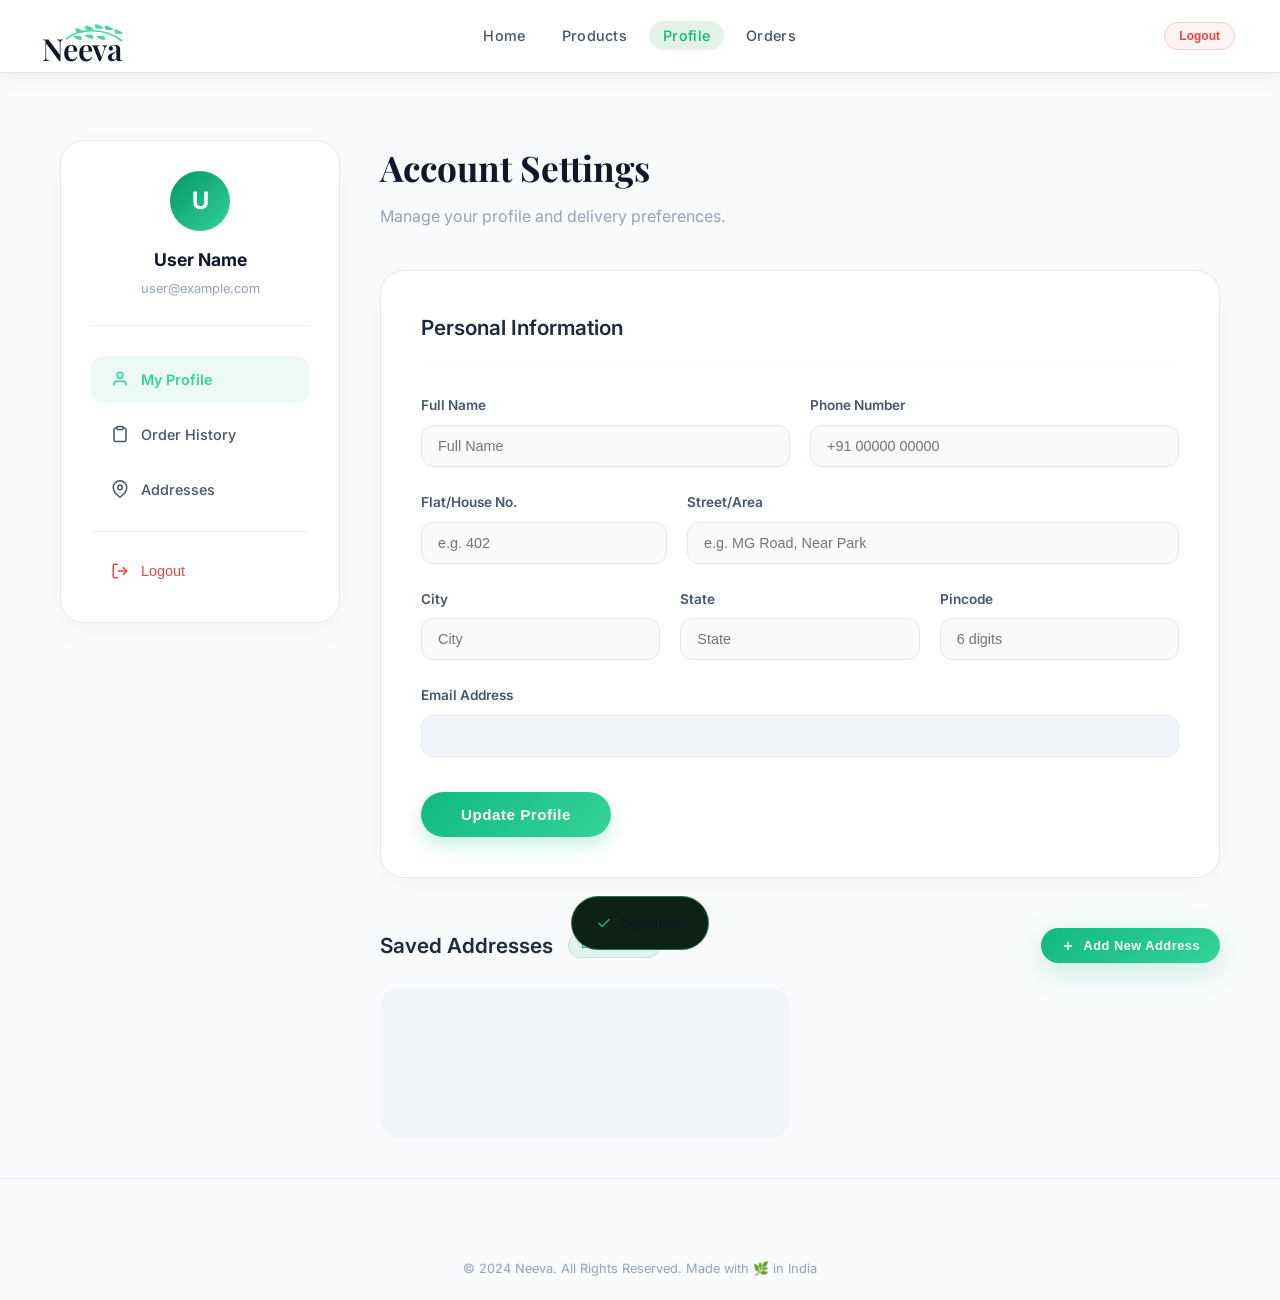
<file: public/profile.html>
<!DOCTYPE html>
<html lang="en">

<head>
  <meta charset="UTF-8" />
  <meta name="viewport" content="width=device-width, initial-scale=1.0" />
  <title>My Profile | Neeva Ayurveda</title>
  <link rel="preconnect" href="https://fonts.googleapis.com" />
  <link rel="preconnect" href="https://fonts.gstatic.com" crossorigin />
  <link
    href="https://fonts.googleapis.com/css2?family=Playfair+Display:ital,wght@0,400;0,600;0,700;1,400&family=Inter:wght@300;400;500;600&family=Noto+Sans+Devanagari:wght@400;600&display=swap"
    rel="stylesheet" />
  <link rel="stylesheet" href="style.css" />
  <style>
    .profile-page { padding-top: 120px; min-height: 80vh; background: var(--bg-mid); }
    .btn-back { display: inline-flex; align-items: center; gap: 8px; color: var(--text-secondary); text-decoration: none; font-size: 0.9rem; margin-bottom: 20px; transition: var(--transition); }
    .btn-back:hover { color: var(--amber); transform: translateX(-5px); }
  </style>
</head>

<body>

  <!-- Floating Particles -->
  <div class="particles" id="particles"></div>

  <!-- Navigation -->
  <nav class="navbar scrolled" id="navbar">
    <div class="nav-container">
      <a href="index.html" class="nav-logo">
        <div class="logo-wrapper">
          <div class="logo-branch">
            <svg viewBox="0 0 100 40" xmlns="http://www.w3.org/2000/svg">
              <path d="M10 32 C 30 15, 70 15, 95 35" stroke="currentColor" fill="none" stroke-width="2.5" stroke-linecap="round" />
              <path d="M25 22 Q 20 12, 32 18 T 25 22" fill="currentColor" />
              <path d="M40 18 Q 35 8, 47 14 T 40 18" fill="currentColor" />
              <path d="M55 16 Q 50 6, 62 12 T 55 16" fill="currentColor" />
              <path d="M70 18 Q 65 8, 77 14 T 70 18" fill="currentColor" />
              <path d="M85 24 Q 80 14, 92 20 T 85 24" fill="currentColor" />
              <path d="M32 28 Q 37 38, 25 32 T 32 28" fill="currentColor" />
              <path d="M50 26 Q 55 36, 43 30 T 50 26" fill="currentColor" />
              <path d="M68 28 Q 73 38, 61 32 T 68 28" fill="currentColor" />
            </svg>
          </div>
          <span class="logo-name">Neeva</span>
        </div>
      </a>
      <ul class="nav-links" id="navLinks">
        <li><a href="index.html#home" class="nav-link">Home</a></li>
        <li><a href="index.html#products" class="nav-link">Products</a></li>
        <li><a href="profile.html" class="nav-link active" style="color: var(--amber);">Profile</a></li>
        <li><a href="orders.html" class="nav-link">Orders</a></li>
      </ul>
      <div class="nav-actions">
        <div id="userProfile" class="user-status">
          <span id="userName" class="user-name"></span>
          <button id="logoutBtn" class="nav-btn-logout" title="Logout">Logout</button>
        </div>
      </div>
    </div>
  </nav>

  <main class="profile-page" style="padding-top: 100px;">
    <div class="profile-container" style="max-width: 1200px; margin: 0 auto; padding: 40px 20px;">
      
      <div class="dashboard-layout" style="display: grid; grid-template-columns: 280px 1fr; gap: 40px; align-items: start;">
        
        <!-- Sidebar Navigation (Same as orders.html) -->
        <aside class="dashboard-sidebar" style="background: white; border: 1px solid var(--card-border); padding: 30px; border-radius: 24px; position: sticky; top: 120px; box-shadow: 0 10px 30px rgba(0,0,0,0.03);">
          <div class="user-brief" style="margin-bottom: 30px; text-align: center; border-bottom: 1px solid #eee; padding-bottom: 25px;">
            <div class="avatar-circle" style="width: 60px; height: 60px; background: linear-gradient(135deg, var(--amber-dark), var(--amber-light)); border-radius: 50%; display: flex; align-items: center; justify-content: center; margin: 0 auto 15px; color: white; font-size: 1.5rem; font-weight: 700;">
              <span id="nameInitial">U</span>
            </div>
            <h3 id="sideUserName" style="font-size: 1.1rem; color: var(--cream); margin: 0;">User Name</h3>
            <p id="sideUserEmail" style="font-size: 0.8rem; color: var(--text-muted); margin: 5px 0 0;">user@example.com</p>
          </div>
          
          <nav class="dash-nav" style="display: flex; flex-direction: column; gap: 8px;">
            <a href="profile.html" class="dash-link active" style="padding: 12px 20px; border-radius: 12px; text-decoration: none; color: var(--amber-light); background: rgba(16, 185, 129, 0.08); font-size: 0.9rem; font-weight: 600; display: flex; align-items: center; gap: 12px;">
              <svg width="18" height="18" fill="none" stroke="currentColor" stroke-width="2" viewBox="0 0 24 24"><path d="M20 21v-2a4 4 0 0 0-4-4H8a4 4 0 0 0-4 4v2"></path><circle cx="12" cy="7" r="4"></circle></svg>
              My Profile
            </a>
            <a href="orders.html" class="dash-link" style="padding: 12px 20px; border-radius: 12px; text-decoration: none; color: var(--text-secondary); font-size: 0.9rem; font-weight: 500; display: flex; align-items: center; gap: 12px; transition: 0.3s;">
              <svg width="18" height="18" fill="none" stroke="currentColor" stroke-width="2" viewBox="0 0 24 24"><path d="M16 4h2a2 2 0 0 1 2 2v14a2 2 0 0 1-2 2H6a2 2 0 0 1-2-2V6a2 2 0 0 1 2-2h2"></path><rect x="8" y="2" width="8" height="4" rx="1" ry="1"></rect></svg>
              Order History
            </a>
            <a href="#addressesSection" onclick="scrollToAddresses()" class="dash-link" style="padding: 12px 20px; border-radius: 12px; text-decoration: none; color: var(--text-secondary); font-size: 0.9rem; font-weight: 500; display: flex; align-items: center; gap: 12px; transition: 0.3s;">
              <svg width="18" height="18" fill="none" stroke="currentColor" stroke-width="2" viewBox="0 0 24 24"><path d="M21 10c0 7-9 13-9 13s-9-6-9-13a9 9 0 1 1 18 0z"></path><circle cx="12" cy="10" r="3"></circle></svg>
              Addresses
            </a>
            <hr style="border: none; border-top: 1px solid #eee; margin: 10px 0;">
            <button id="logoutBtnAlt" style="padding: 12px 20px; border-radius: 12px; color: #ef4444; background: none; border: none; font-size: 0.9rem; font-weight: 500; display: flex; align-items: center; gap: 12px; cursor: pointer; transition: 0.3s; text-align: left; width: 100%;">
              <svg width="18" height="18" fill="none" stroke="currentColor" stroke-width="2" viewBox="0 0 24 24"><path d="M9 21H5a2 2 0 0 1-2-2V5a2 2 0 0 1 2-2h4"></path><polyline points="16 17 21 12 16 7"></polyline><line x1="21" y1="12" x2="9" y2="12"></line></svg>
              Logout
            </button>
          </nav>

          <div id="adminAccess" style="display: none; margin-top: 20px;">
            <a href="admin.html" class="btn-primary" style="display: block; background: #6366f1; text-align: center; border-radius: 12px; font-size: 0.85rem;">Admin Panel 🛡️</a>
          </div>
        </aside>

        <!-- Main Content (Personal Info & Addresses) -->
        <div class="dashboard-content">
          <div class="content-header" style="margin-bottom: 40px;">
            <h1 style="font-family: 'Playfair Display', serif; font-size: 2.2rem; color: var(--cream); margin: 0;">Account Settings</h1>
            <p style="color: var(--text-muted); margin-top: 8px;">Manage your profile and delivery preferences.</p>
          </div>

          <!-- Profile Details Section -->
          <div class="profile-card" style="background: white; border: 1px solid var(--card-border); padding: 40px; border-radius: 24px; box-shadow: 0 10px 30px rgba(0,0,0,0.03); margin-bottom: 50px;">
            <div style="display: flex; align-items: center; gap: 15px; margin-bottom: 30px; border-bottom: 1px solid #f8fafc; padding-bottom: 20px;">
               <h2 style="font-size: 1.3rem; font-weight: 600; color: var(--text-primary); margin: 0;">Personal Information</h2>
            </div>
            <form id="profileForm" class="auth-form" style="gap: 25px; display: flex; flex-direction: column;">
              <div style="display: grid; grid-template-columns: 1fr 1fr; gap: 20px;">
                <div class="form-group">
                  <label style="display: block; margin-bottom: 8px; font-size: 0.85rem; font-weight: 600; color: var(--text-secondary);">Full Name</label>
                  <input type="text" id="profName" placeholder="Full Name" style="width: 100%; border: 1px solid #e2e8f0; padding: 12px 16px; border-radius: 12px; background: #f8fafc; color: var(--text-primary); transition: 0.3s;" />
                </div>
                <div class="form-group">
                  <label style="display: block; margin-bottom: 8px; font-size: 0.85rem; font-weight: 600; color: var(--text-secondary);">Phone Number</label>
                  <input type="tel" id="profPhone" placeholder="+91 00000 00000" style="width: 100%; border: 1px solid #e2e8f0; padding: 12px 16px; border-radius: 12px; background: #f8fafc; color: var(--text-primary); transition: 0.3s;" />
                </div>
              </div>
              
              <div style="display: grid; grid-template-columns: 1fr 2fr; gap: 20px;">
                <div class="form-group">
                    <label style="display: block; margin-bottom: 8px; font-size: 0.85rem; font-weight: 600; color: var(--text-secondary);">Flat/House No.</label>
                    <input type="text" id="profFlat" placeholder="e.g. 402" style="width: 100%; border: 1px solid #e2e8f0; padding: 12px 16px; border-radius: 12px; background: #f8fafc; color: var(--text-primary); transition: 0.3s;" />
                </div>
                <div class="form-group">
                    <label style="display: block; margin-bottom: 8px; font-size: 0.85rem; font-weight: 600; color: var(--text-secondary);">Street/Area</label>
                    <input type="text" id="profStreet" placeholder="e.g. MG Road, Near Park" style="width: 100%; border: 1px solid #e2e8f0; padding: 12px 16px; border-radius: 12px; background: #f8fafc; color: var(--text-primary); transition: 0.3s;" />
                </div>
              </div>

              <div style="display: grid; grid-template-columns: 1fr 1fr 1fr; gap: 20px;">
                <div class="form-group">
                    <label style="display: block; margin-bottom: 8px; font-size: 0.85rem; font-weight: 600; color: var(--text-secondary);">City</label>
                    <input type="text" id="profCity" placeholder="City" style="width: 100%; border: 1px solid #e2e8f0; padding: 12px 16px; border-radius: 12px; background: #f8fafc; color: var(--text-primary); transition: 0.3s;" />
                </div>
                <div class="form-group">
                    <label style="display: block; margin-bottom: 8px; font-size: 0.85rem; font-weight: 600; color: var(--text-secondary);">State</label>
                    <input type="text" id="profState" placeholder="State" style="width: 100%; border: 1px solid #e2e8f0; padding: 12px 16px; border-radius: 12px; background: #f8fafc; color: var(--text-primary); transition: 0.3s;" />
                </div>
                <div class="form-group">
                    <label style="display: block; margin-bottom: 8px; font-size: 0.85rem; font-weight: 600; color: var(--text-secondary);">Pincode</label>
                    <input type="text" id="profPincode" placeholder="6 digits" style="width: 100%; border: 1px solid #e2e8f0; padding: 12px 16px; border-radius: 12px; background: #f8fafc; color: var(--text-primary); transition: 0.3s;" />
                </div>
              </div>

              <div class="form-group">
                <label style="display: block; margin-bottom: 8px; font-size: 0.85rem; font-weight: 600; color: var(--text-secondary);">Email Address</label>
                <input type="email" id="profEmail" readonly style="width: 100%; border: 1px solid #e2e8f0; padding: 12px 16px; border-radius: 12px; background: #f1f5f9; color: var(--text-muted); cursor: not-allowed;" />
              </div>
              
              <button type="submit" class="btn-primary" id="profUpdateBtn" style="padding: 14px 40px; align-self: flex-start; margin-top: 10px; box-shadow: 0 10px 20px rgba(16, 185, 129, 0.2);">Update Profile</button>
            </form>
          </div>

          <!-- Saved Addresses Section -->
          <div id="addressesSection" style="margin-top: 40px;">
            <div style="display: flex; justify-content: space-between; align-items: center; margin-bottom: 25px;">
              <div style="display: flex; align-items: center; gap: 15px;">
                <h2 style="font-size: 1.3rem; font-weight: 600; color: var(--text-primary); margin: 0;">Saved Addresses</h2>
                <div class="section-tag" style="margin: 0; padding: 3px 12px; font-size: 0.65rem; background: rgba(16, 185, 129, 0.1); color: var(--amber-dark); border-color: rgba(16, 185, 129, 0.2);">Delivery</div>
              </div>
              <button onclick="openAddressModal()" class="btn-primary" style="padding: 10px 20px; font-size: 0.8rem; display: flex; align-items: center; gap: 8px;">
                <svg width="14" height="14" fill="none" stroke="currentColor" stroke-width="2.5" viewBox="0 0 24 24"><path d="M12 5v14M5 12h14"></path></svg>
                Add New Address
              </button>
            </div>
            <div id="addressList" style="display: grid; grid-template-columns: repeat(auto-fill, minmax(320px, 1fr)); gap: 20px;">
              <!-- Saved addresses will be loaded here -->
              <div class="address-skeleton" style="height: 150px; background: #f1f5f9; border-radius: 20px; animation: pulse 1.5s infinite;"></div>
            </div>
        </div>
      </div>
    </div>
  </main>

  <footer class="footer">
    <div class="footer-bottom" style="border: none; justify-content: center;">
      <p>© 2024 Neeva. All Rights Reserved. Made with 🌿 in India</p>
    </div>
  </footer>

  <!-- Toast Notification -->
  <div class="toast" id="toast">
    <span class="toast-icon">✓</span>
    <span class="toast-msg" id="toastMsg">Updated!</span>
  </div>

  <!-- Address Modal -->
  <div id="addressOverlay" style="position:fixed; inset:0; background:rgba(0,0,0,0.5); display:none; z-index:2000; backdrop-filter:blur(10px);"></div>
  <div id="addressModal" style="position:fixed; top:50%; left:50%; transform:translate(-50%,-50%); width:90%; max-width:500px; background:white; border-radius:30px; padding:40px; display:none; z-index:2001; box-shadow: 0 30px 60px rgba(0,0,0,0.1);">
     <h2 style="margin-top:0;">Add Address</h2>
     <form id="addressForm" style="display:flex; flex-direction:column; gap:15px;">
        <input type="text" id="addName" placeholder="Full Name" required style="padding:12px; border:1px solid #ddd; border-radius:12px;" />
        <input type="tel" id="addPhone" placeholder="Phone Number" required style="padding:12px; border:1px solid #ddd; border-radius:12px;" />
        <input type="text" id="addFlat" placeholder="Flat / House No." style="padding:12px; border:1px solid #ddd; border-radius:12px;" />
        <input type="text" id="addStreet" placeholder="Street / Area" style="padding:12px; border:1px solid #ddd; border-radius:12px;" />
        <div style="display:grid; grid-template-columns:1fr 1fr; gap:15px;">
            <input type="text" id="addCity" placeholder="City" required style="padding:12px; border:1px solid #ddd; border-radius:12px;" />
            <input type="text" id="addState" placeholder="State" required style="padding:12px; border:1px solid #ddd; border-radius:12px;" />
        </div>
        <input type="text" id="addPincode" placeholder="Pincode" required style="padding:12px; border:1px solid #ddd; border-radius:12px;" />
        <label style="display:flex; align-items:center; gap:10px; font-size:0.9rem;">
            <input type="checkbox" id="addDefault" /> Set as default address
        </label>
        <div style="display:flex; gap:15px; margin-top:10px;">
            <button type="submit" class="btn-primary" style="flex:1;">Save Address</button>
            <button type="button" onclick="closeAddressModal()" style="padding:12px 20px; border:none; background:#f0f0f0; border-radius:12px; font-weight:600;">Cancel</button>
        </div>
     </form>
  </div>

  <script type="module" src="app.js"></script>
  <script>
    function scrollToAddresses() {
      document.getElementById('addressesSection').scrollIntoView({ behavior: 'smooth' });
    }

    // Custom logout for the dashboard button
    document.getElementById('logoutBtnAlt')?.addEventListener('click', () => {
      document.getElementById('logoutBtn').click();
    });

    // Populate summary fields when profile is fetched
    async function initDashboard() {
      const token = window.authToken || localStorage.getItem('neeva_token');
      if (token) {
        await fetchProfile();
        loadAddresses();
      }
    }

    // Re-fetch on load to ensure summary is populated
    window.addEventListener('DOMContentLoaded', () => {
      setTimeout(initDashboard, 500);
    });
  </script>
</body>
</html>
</file>
<file: public/style.css>
/* ============================
   AyurVeda Pure — Premium CSS
   ============================ */

*, *::before, *::after { box-sizing: border-box; margin: 0; padding: 0; }

:root {
  --amber: #10b981;
  --amber-light: #34d399;
  --amber-dark: #059669;
  --green: #059669;
  --green-light: #10b981;
  --brown: #064e3b;
  --gold: #10b981;
  --cream: #0f172a;
  --bg-dark: #ffffff;
  --bg-mid: #f8fafc;
  --text-primary: #1e293b;
  --text-secondary: #475569;
  --text-muted: #94a3b8;
  --card-bg: #ffffff;
  --card-border: #e2e8f0;
  --transition: all 0.4s cubic-bezier(0.25, 0.46, 0.45, 0.94);
  --shadow-amber: 0 10px 30px rgba(16, 185, 129, 0.1);
}

html { scroll-behavior: smooth; }

body {
  font-family: 'Inter', sans-serif;
  background: var(--bg-dark);
  color: var(--text-primary);
  overflow-x: hidden;
  line-height: 1.6;
}

/* ── Scrollbar ── */
::-webkit-scrollbar { width: 6px; }
::-webkit-scrollbar-track { background: var(--bg-mid); }
::-webkit-scrollbar-thumb { background: var(--amber-dark); border-radius: 3px; }

/* ── Particles ── */
.particles {
  position: fixed; inset: 0; pointer-events: none; z-index: 0; overflow: hidden;
}
.particle {
  position: absolute;
  border-radius: 50%;
  background: radial-gradient(circle, rgba(16, 185, 129, 0.1) 0%, transparent 70%);
  animation: floatParticle linear infinite;
  pointer-events: none;
}
@keyframes floatParticle {
  0% { transform: translateY(100vh) scale(0); opacity: 0; }
  10% { opacity: 1; }
  90% { opacity: 1; }
  100% { transform: translateY(-100px) scale(1.2); opacity: 0; }
}

/* ── Navbar ── */
.navbar {
  position: fixed; top: 0; left: 0; right: 0; z-index: 999;
  padding: 0 40px;
  background: rgba(255, 255, 255, 0.6);
  backdrop-filter: blur(20px);
  border-bottom: 1px solid var(--card-border);
  transition: var(--transition);
}
.navbar.scrolled {
  background: rgba(255, 255, 255, 0.95);
  box-shadow: 0 4px 20px rgba(0, 0, 0, 0.05);
}
.nav-container {
  max-width: 1400px; margin: 0 auto;
  display: flex; align-items: center; justify-content: space-between;
  height: 72px;
}
.nav-logo { display: flex; align-items: center; text-decoration: none; }
.logo-wrapper { display: flex; flex-direction: column; align-items: center; position: relative; padding-top: 10px; }
.logo-branch { width: 65px; height: auto; margin-bottom: -18px; margin-left: 20px; color: var(--amber-light); opacity: 0.9; }
.logo-name { font-family: 'Playfair Display', serif; font-size: 1.9rem; font-weight: 600; color: var(--cream); letter-spacing: -0.2px; line-height: 1; transition: var(--transition); }
.nav-logo:hover .logo-name { color: var(--amber-light); }
.nav-logo:hover .logo-branch { transform: translateY(-2px) rotate(2deg); opacity: 1; }

.nav-links { display: flex; list-style: none; gap: 8px; }
.nav-link {
  text-decoration: none; color: var(--text-secondary);
  font-size: 0.9rem; font-weight: 500; letter-spacing: 0.3px;
  padding: 6px 14px; border-radius: 20px; transition: var(--transition);
  position: relative;
}
.nav-link:hover, .nav-link.active {
  color: var(--cream); background: rgba(61,170,106,0.15);
}
.nav-link.active { color: var(--amber-light); }

.nav-actions { display: flex; align-items: center; gap: 10px; }
.nav-search, .nav-cart {
  background: rgba(61,170,106,0.12); border: 1px solid rgba(61,170,106,0.25);
  border-radius: 50%; width: 40px; height: 40px;
  display: flex; align-items: center; justify-content: center;
  cursor: pointer; color: var(--cream); transition: var(--transition);
}
.nav-search svg, .nav-cart svg { width: 18px; height: 18px; }
.nav-search:hover, .nav-cart:hover { background: rgba(61,170,106,0.3); border-color: var(--amber-light); }
.nav-cart { position: relative; }
.cart-count {
  position: absolute; top: -4px; right: -4px;
  background: var(--amber); color: #fff;
  font-size: 0.65rem; font-weight: 700;
  width: 17px; height: 17px; border-radius: 50%;
  display: flex; align-items: center; justify-content: center;
  border: 2px solid white;
}

.nav-btn-secondary {
  background: var(--amber-light); color: #fff; border: none;
  padding: 8px 18px; border-radius: 20px; cursor: pointer;
  font-size: 0.85rem; font-weight: 600; transition: var(--transition);
  box-shadow: 0 4px 15px rgba(61,170,106,0.3);
}
.nav-btn-secondary:hover { background: var(--amber); transform: translateY(-1px); }

.user-status { display: flex; align-items: center; gap: 10px; color: var(--amber-light); font-weight: 600; font-size: 0.9rem; margin-right: 5px; }
.nav-icon { background: none; border: none; cursor: pointer; font-size: 1.2rem; filter: grayscale(1) brightness(2); transition: var(--transition); }
.nav-btn-logout { background: #fef2f2; color: #ef4444; border: 1px solid #fecaca; padding: 6px 14px; border-radius: 20px; cursor: pointer; font-size: 0.75rem; font-weight: 600; transition: var(--transition); }
.nav-btn-logout:hover { background: #ef4444; color: #fff; transform: translateY(-1px); }

/* ── Auth Modal ── */
.auth-modal {
  position: fixed; top: 50%; left: 50%; transform: translate(-50%, -50%) scale(0.9);
  width: 380px; background: white; border: 1px solid var(--card-border);
  border-radius: 24px; padding: 32px; z-index: 3001;
  opacity: 0; pointer-events: none; transition: var(--transition);
  box-shadow: 0 25px 50px -12px rgba(0, 0, 0, 0.2);
}
.auth-modal.active { opacity: 1; pointer-events: all; transform: translate(-50%, -50%) scale(1); }
.modal-overlay {
  position: fixed; inset: 0; background: rgba(0,0,0,0.7); backdrop-filter: blur(8px);
  z-index: 3000; opacity: 0; pointer-events: none; transition: 0.3s;
}
.modal-overlay.active { opacity: 1; pointer-events: all; }

.auth-header { display: flex; justify-content: space-between; align-items: center; margin-bottom: 24px; }
.auth-close { background: none; border: none; color: var(--text-muted); cursor: pointer; font-size: 1.2rem; }
.auth-tabs { display: flex; gap: 20px; margin-bottom: 24px; border-bottom: 1px solid var(--card-border); }
.auth-tab {
  background: none; border: none; color: var(--text-muted); padding: 8px 0;
  cursor: pointer; font-weight: 600; font-size: 0.95rem; border-bottom: 2px solid transparent;
}
.auth-tab.active { color: var(--amber-light); border-bottom-color: var(--amber-light); }

.auth-form { display: flex; flex-direction: column; gap: 16px; }
.auth-form input {
  background: var(--bg-mid); border: 1px solid var(--card-border);
  padding: 12px 16px; border-radius: 12px; color: var(--text-primary); font-size: 0.9rem;
}
.auth-msg { margin-top: 16px; font-size: 0.85rem; text-align: center; color: var(--green-light); }
.nav-hamburger { display: none; background: none; border: none; cursor: pointer; flex-direction: column; gap: 5px; }
.nav-hamburger span { width: 24px; height: 2px; background: var(--cream); border-radius: 2px; transition: var(--transition); }

/* ── Hero ── */
.hero {
  min-height: 100vh; position: relative; overflow: hidden;
  display: flex; flex-direction: column; justify-content: center;
  background: radial-gradient(ellipse at 50% 50%, #f1f8f4 0%, #ffffff 70%, #f8fafc 100%);
}

.hero-bg { position: absolute; inset: 0; overflow: hidden; }
.hero-orb {
  position: absolute; border-radius: 50%;
  filter: blur(60px); opacity: 0.4;
  animation: orbFloat ease-in-out infinite;
}
.orb-1 { width: 500px; height: 500px; background: rgba(46,125,79,0.4); top: -10%; left: -10%; animation-duration: 12s; }
.orb-2 { width: 350px; height: 350px; background: rgba(94,203,132,0.2); top: 20%; right: -5%; animation-duration: 9s; animation-delay: -3s; }
.orb-3 { width: 250px; height: 250px; background: rgba(125,216,122,0.25); bottom: 10%; left: 20%; animation-duration: 11s; animation-delay: -5s; }
.orb-4 { width: 200px; height: 200px; background: rgba(61,170,106,0.2); bottom: -5%; right: 25%; animation-duration: 15s; animation-delay: -7s; }
.orb-5 { width: 180px; height: 180px; background: rgba(30,92,56,0.35); top: 60%; left: 60%; animation-duration: 8s; animation-delay: -2s; }
.orb-6 { width: 120px; height: 120px; background: rgba(94,203,132,0.2); top: 40%; left: 40%; animation-duration: 13s; animation-delay: -9s; }

@keyframes orbFloat {
  0%, 100% { transform: translate(0, 0) scale(1); }
  33% { transform: translate(30px, -30px) scale(1.05); }
  66% { transform: translate(-20px, 20px) scale(0.95); }
}

.floating-leaves .leaf {
  position: absolute; font-size: 2rem; opacity: 0.15;
  animation: leafDrift ease-in-out infinite;
}
.leaf-1 { top: 20%; left: 5%; animation-duration: 8s; }
.leaf-2 { top: 70%; left: 10%; animation-duration: 11s; animation-delay: -3s; }
.leaf-3 { top: 15%; right: 5%; animation-duration: 9s; animation-delay: -6s; }
.leaf-4 { top: 80%; right: 15%; animation-duration: 12s; animation-delay: -1s; }
.leaf-5 { top: 50%; left: 50%; animation-duration: 10s; animation-delay: -4s; }
@keyframes leafDrift {
  0%, 100% { transform: translate(0,0) rotate(0deg); }
  50% { transform: translate(15px, -20px) rotate(15deg); }
}

.hero-content {
  position: relative; z-index: 10;
  max-width: 1400px; margin: 0 auto; width: 100%;
  padding: 100px 40px 60px;
  display: grid; grid-template-columns: 1fr 1.2fr 0.8fr;
  align-items: center; gap: 40px; min-height: 100vh;
}

/* Hero Left */
.hero-badge {
  display: inline-flex; align-items: center; gap: 8px;
  background: rgba(61,170,106,0.15); border: 1px solid rgba(61,170,106,0.4);
  border-radius: 20px; padding: 6px 14px;
  font-size: 0.78rem; letter-spacing: 1.5px; text-transform: uppercase;
  color: var(--amber-light); margin-bottom: 20px;
}
.badge-dot {
  width: 6px; height: 6px; border-radius: 50%; background: var(--amber-light);
  animation: pulse 2s infinite;
}
@keyframes pulse { 0%,100% { box-shadow: 0 0 0 0 rgba(61,170,106,0.7); } 50% { box-shadow: 0 0 0 6px rgba(61,170,106,0); } }

.hero-title {
  font-family: 'Playfair Display', serif;
  font-size: clamp(3rem, 5vw, 5.5rem);
  font-weight: 700; line-height: 1.1;
  color: var(--cream); margin-bottom: 20px;
  animation: slideInLeft 0.8s ease-out;
}
.hero-title-accent {
  background: linear-gradient(135deg, var(--amber-light), var(--gold));
  -webkit-background-clip: text; -webkit-text-fill-color: transparent;
  background-clip: text;
}
@keyframes slideInLeft { from { opacity:0; transform: translateX(-40px); } to { opacity:1; transform: translateX(0); } }

.hero-desc {
  color: var(--text-secondary); font-size: 1rem; line-height: 1.7;
  max-width: 380px; margin-bottom: 16px;
  animation: slideInLeft 0.8s ease-out 0.2s both;
}
.hero-size {
  color: var(--text-muted); font-size: 0.85rem; letter-spacing: 2px;
  text-transform: uppercase; margin-bottom: 28px;
  animation: slideInLeft 0.8s ease-out 0.3s both;
}
.hero-actions { display: flex; gap: 14px; margin-bottom: 36px; animation: slideInLeft 0.8s ease-out 0.4s both; }

.btn-primary {
  background: linear-gradient(135deg, var(--amber), var(--amber-light));
  color: #fff; border: none; border-radius: 30px;
  padding: 14px 32px; font-size: 0.95rem; font-weight: 600;
  cursor: pointer; letter-spacing: 0.5px; position: relative; overflow: hidden;
  transition: var(--transition); text-decoration: none; display: inline-flex; align-items: center;
  box-shadow: 0 8px 30px rgba(16, 185, 129, 0.2);
}
.btn-primary::before {
  content: ''; position: absolute; inset: 0;
  background: linear-gradient(135deg, rgba(255,255,255,0.2), transparent);
  opacity: 0; transition: opacity 0.3s;
}
.btn-primary:hover { transform: translateY(-3px); box-shadow: 0 16px 40px rgba(46,125,79,0.6); }
.btn-primary:hover::before { opacity: 1; }

.btn-secondary {
  background: transparent; color: var(--cream);
  border: 1.5px solid rgba(253,246,227,0.3); border-radius: 30px;
  padding: 14px 32px; font-size: 0.95rem; font-weight: 500;
  cursor: pointer; transition: var(--transition); letter-spacing: 0.5px;
}
.btn-secondary:hover { background: rgba(16, 185, 129, 0.05); border-color: var(--amber); color: var(--amber); }

.btn-outline {
  background: transparent; color: var(--cream);
  border: 1.5px solid rgba(253,246,227,0.4); border-radius: 30px;
  padding: 14px 32px; font-size: 0.95rem; font-weight: 500;
  cursor: pointer; transition: var(--transition); text-decoration: none; display: inline-flex; align-items: center;
}
.btn-outline:hover { background: rgba(253,246,227,0.08); }

.hero-stats { display: flex; align-items: center; gap: 20px; animation: slideInLeft 0.8s ease-out 0.5s both; }
.stat { display: flex; flex-direction: column; }
.stat-num { font-family: 'Playfair Display', serif; font-size: 1.5rem; font-weight: 700; color: var(--amber-light); }
.stat-label { font-size: 0.7rem; color: var(--text-muted); text-transform: uppercase; letter-spacing: 1px; }
.stat-divider { width: 1px; height: 36px; background: rgba(200,114,42,0.3); }

/* Hero Center - 3D Product Stage */
.hero-center {
  display: flex; align-items: center; justify-content: center;
  position: relative;
}
.product-stage {
  width: 420px; height: 420px;
  position: relative; display: flex; align-items: center; justify-content: center;
}
.product-glow {
  position: absolute; width: 340px; height: 340px; border-radius: 50%;
  background: radial-gradient(circle, rgba(16, 185, 129, 0.2) 0%, rgba(16, 185, 129, 0.05) 50%, transparent 70%);
  animation: glowPulse 3s ease-in-out infinite;
  transition: background 0.8s ease;
}
@keyframes glowPulse { 0%,100% { transform: scale(1); opacity: 0.7; } 50% { transform: scale(1.15); opacity: 1; } }

.product-ring {
  position: absolute; border-radius: 50%;
  border: 1px solid rgba(61,170,106,0.25);
  animation: ringRotate linear infinite;
}
.ring-outer { width: 400px; height: 400px; animation-duration: 20s; }
.ring-inner { width: 330px; height: 330px; animation-duration: 15s; animation-direction: reverse; }
@keyframes ringRotate { from { transform: rotate(0deg); } to { transform: rotate(360deg); } }

.product-3d {
  width: 320px; height: 420px; position: relative; z-index: 5;
  animation: productFloat 4s ease-in-out infinite;
  filter: drop-shadow(0 20px 40px rgba(0,0,0,0.15));
  transform-style: preserve-3d;
  perspective: 1000px;
}
@keyframes productFloat {
  0%,100% { transform: translateY(0px) rotateY(0deg); }
  25% { transform: translateY(-12px) rotateY(3deg); }
  75% { transform: translateY(-6px) rotateY(-3deg); }
}

.product-img {
  width: 100%; height: 100%; object-fit: contain;
  position: absolute; inset: 0;
  opacity: 0; transform: scale(0.8) rotateY(90deg);
  transition: all 0.7s cubic-bezier(0.34, 1.56, 0.64, 1);
}
.product-img.active {
  opacity: 1; transform: scale(1) rotateY(0deg);
}
.product-img.exit {
  opacity: 0; transform: scale(0.8) rotateY(-90deg);
}

/* Orbiting balls */
.orbit-orb {
  position: absolute; border-radius: 50%;
  filter: blur(1px);
}
.o1 { width: 28px; height: 28px; background: radial-gradient(circle, #5ecb84, #2e7d4f); animation: orbit1 6s linear infinite; }
.o2 { width: 20px; height: 20px; background: radial-gradient(circle, #7dd87a, #3daa6a); animation: orbit2 8s linear infinite; }
.o3 { width: 14px; height: 14px; background: radial-gradient(circle, #a8e6a0, #5ecb84); animation: orbit3 5s linear infinite; }
.o4 { width: 22px; height: 22px; background: radial-gradient(circle, #3daa6a, #1e5c38); animation: orbit4 9s linear infinite; animation-delay: -3s; }
.o5 { width: 10px; height: 10px; background: radial-gradient(circle, rgba(94,203,132,0.8), transparent); animation: orbit5 7s linear infinite; animation-delay: -5s; }
.o6 { width: 16px; height: 16px; background: radial-gradient(circle, #5ecb84, rgba(61,170,106,0.3)); animation: orbit6 11s linear infinite; animation-delay: -2s; }

@keyframes orbit1 {
  from { transform: rotate(0deg) translateX(200px) rotate(0deg); }
  to { transform: rotate(360deg) translateX(200px) rotate(-360deg); }
}
@keyframes orbit2 {
  from { transform: rotate(45deg) translateX(170px) rotate(-45deg); }
  to { transform: rotate(405deg) translateX(170px) rotate(-405deg); }
}
@keyframes orbit3 {
  from { transform: rotate(90deg) translateX(150px) rotate(-90deg); }
  to { transform: rotate(450deg) translateX(150px) rotate(-450deg); }
}
@keyframes orbit4 {
  from { transform: rotate(180deg) translateX(190px) rotate(-180deg); }
  to { transform: rotate(540deg) translateX(190px) rotate(-540deg); }
}
@keyframes orbit5 {
  from { transform: rotate(270deg) translateX(130px) rotate(-270deg); }
  to { transform: rotate(630deg) translateX(130px) rotate(-630deg); }
}
@keyframes orbit6 {
  from { transform: rotate(315deg) translateX(210px) rotate(-315deg); }
  to { transform: rotate(675deg) translateX(210px) rotate(-675deg); }
}

/* Hero Right */
.hero-right {
  display: flex; flex-direction: column; gap: 20px;
  align-items: flex-start;
}
.flavor-label {
  font-size: 0.8rem; letter-spacing: 2px; text-transform: uppercase;
  color: var(--amber-light); margin-bottom: 4px;
  animation: fadeInRight 0.8s ease-out;
}
@keyframes fadeInRight { from { opacity:0; transform:translateX(30px); } to { opacity:1; transform:translateX(0); } }

.product-selectors { display: flex; flex-direction: column; gap: 10px; }
.prod-sel {
  width: 44px; height: 44px; border-radius: 50%;
  background: white; border: 2px solid var(--card-border);
  cursor: pointer; display: flex; align-items: center; justify-content: center;
  transition: var(--transition); position: relative;
}
.prod-sel:hover, .prod-sel.active {
  border-color: var(--amber-light); background: rgba(61,170,106,0.2);
  transform: scale(1.1);
}
.prod-sel.active::after {
  content: ''; position: absolute; inset: -5px; border-radius: 50%;
  border: 2px solid rgba(61,170,106,0.5);
}
.sel-dot { width: 18px; height: 18px; border-radius: 50%; }

.product-price {
  font-family: 'Playfair Display', serif;
  font-size: 2rem; font-weight: 700; color: var(--cream);
  animation: fadeInRight 0.8s ease-out 0.2s both;
}

.btn-cart-hero {
  display: flex; align-items: center; gap: 8px;
  background: rgba(61,170,106,0.15); border: 1.5px solid rgba(61,170,106,0.5);
  color: var(--amber-light); border-radius: 12px;
  padding: 12px 20px; font-size: 0.9rem; font-weight: 600;
  cursor: pointer; transition: var(--transition);
  animation: fadeInRight 0.8s ease-out 0.3s both;
}
.btn-cart-hero:hover { background: rgba(61,170,106,0.3); border-color: var(--amber-light); color: var(--cream); }

/* Progress Bar */
.hero-progress {
  position: absolute; bottom: 80px; left: 50%;
  transform: translateX(-50%);
  z-index: 10; display: flex; align-items: center; gap: 12px;
}
.progress-track {
  width: 200px; height: 3px; background: rgba(61,170,106,0.2);
  border-radius: 2px; overflow: hidden;
}
.progress.auth-tabs {
  display: flex;
  margin-bottom: 25px;
  background: rgba(255, 255, 255, 0.05);
  border-radius: 12px;
  padding: 5px;
}

.auth-divider {
  display: flex;
  align-items: center;
  text-align: center;
  margin: 20px 0;
  color: var(--text-dim);
  font-size: 0.8rem;
}

.auth-divider::before,
.auth-divider::after {
  content: '';
  flex: 1;
  border-bottom: 1px solid rgba(255, 255, 255, 0.1);
}

.auth-divider::before { margin-right: 15px; }
.auth-divider::after { margin-left: 15px; }

#google-login-btn {
  margin-bottom: 5px;
}
.progress-fill {
  height: 100%; background: linear-gradient(90deg, var(--amber), var(--amber-light));
  border-radius: 2px; transition: width 0.1s linear;
  width: 0%; box-shadow: 0 0 8px rgba(61,170,106,0.5);
}

/* Scroll indicator */
.scroll-indicator {
  position: absolute; bottom: 30px; left: 50%;
  transform: translateX(-50%);
  display: flex; flex-direction: column; align-items: center; gap: 8px;
  color: var(--text-muted); font-size: 0.75rem; letter-spacing: 2px;
  text-transform: uppercase; z-index: 10; animation: bounce 2s ease-in-out infinite;
}
.scroll-dot { width: 8px; height: 8px; border-radius: 50%; background: var(--amber-light); }
@keyframes bounce { 0%,100%{transform:translateX(-50%) translateY(0);} 50%{transform:translateX(-50%) translateY(8px);} }

/* ── Benefits Strip ── */
.benefits-strip {
  background: #f1f8f5; border-top: 1px solid var(--card-border);
  border-bottom: 1px solid var(--card-border); overflow: hidden;
  position: relative; z-index: 10;
}
.benefits-scroll {
  display: flex; width: max-content;
  animation: scrollBenefits 30s linear infinite;
  padding: 14px 0;
}
.benefit-item {
  display: flex; align-items: center; gap: 8px; padding: 0 32px;
  font-size: 0.85rem; color: var(--text-secondary); font-weight: 500; white-space: nowrap;
  border-right: 1px solid rgba(61,170,106,0.2);
}
.benefit-item span { font-size: 1rem; }
@keyframes scrollBenefits { from { transform: translateX(0); } to { transform: translateX(-50%); } }

/* ── Section Shared ── */
.section-header { text-align: center; margin-bottom: 60px; }
.section-tag {
  display: inline-block; background: rgba(61,170,106,0.15);
  border: 1px solid rgba(61,170,106,0.4); border-radius: 20px;
  padding: 4px 16px; font-size: 0.75rem; letter-spacing: 2px;
  text-transform: uppercase; color: var(--amber-light); margin-bottom: 16px;
}
.section-title {
  font-family: 'Playfair Display', serif; font-size: clamp(2rem, 3.5vw, 3rem);
  font-weight: 700; color: var(--cream); margin-bottom: 14px; line-height: 1.2;
}
.text-accent {
  background: linear-gradient(135deg, var(--amber-light), var(--gold));
  -webkit-background-clip: text; -webkit-text-fill-color: transparent;
  background-clip: text;
}
.section-subtitle { color: var(--text-secondary); font-size: 1rem; max-width: 560px; margin: 0 auto; }

/* ── About Section ── */
.about-section {
  padding: 120px 40px;
  position: relative;
  overflow: hidden;
  background: radial-gradient(circle at 100% 0%, rgba(16, 185, 129, 0.05) 0%, transparent 60%);
}
.about-container { max-width: 1400px; margin: 0 auto; position: relative; z-index: 10; }
.about-grid { display: grid; grid-template-columns: 1fr 1fr; gap: 80px; align-items: center; }

.about-image { position: relative; border-radius: 32px; overflow: visible; }
.about-image img { 
  width: 100%; border-radius: 32px; border: 1px solid var(--card-border); 
  box-shadow: 0 40px 80px rgba(0,0,0,0.4);
}
.about-experience {
  position: absolute; bottom: -30px; right: -30px;
  background: white; border: 1px solid var(--amber-light);
  padding: 24px; border-radius: 24px; text-align: center;
  box-shadow: 0 15px 30px rgba(0,0,0,0.08);
  backdrop-filter: blur(10px);
  animation: floatParticle 8s ease-in-out infinite alternate;
}
.exp-num { display: block; font-family: 'Playfair Display', serif; font-size: 2.2rem; font-weight: 700; color: var(--amber-light); line-height: 1; }
.exp-text { display: block; font-size: 0.75rem; color: var(--text-muted); text-transform: uppercase; letter-spacing: 1px; margin-top: 4px; }

/* ── Products Section ── */
.products-section {
  padding: 100px 40px; position: relative; z-index: 10;
  max-width: 1400px; margin: 0 auto;
}

.products-grid {
  display: grid; grid-template-columns: repeat(auto-fit, minmax(280px, 1fr));
  gap: 28px;
}

.product-card {
  background: var(--card-bg); border: 1px solid var(--card-border);
  border-radius: 24px; overflow: hidden; position: relative;
  transition: var(--transition); cursor: pointer;
  backdrop-filter: blur(10px);
}
.product-card:hover {
  transform: translateY(-8px);
  border-color: rgba(61,170,106,0.55);
  box-shadow: 0 30px 60px rgba(0,0,0,0.4), 0 0 30px rgba(46,125,79,0.2);
}

.card-badge {
  position: absolute; top: 14px; left: 14px; z-index: 5;
  background: linear-gradient(135deg, #1e5c38, #2e7d4f);
  color: #eaf7ee; font-size: 0.7rem; font-weight: 700;
  letter-spacing: 1px; text-transform: uppercase; padding: 4px 12px; border-radius: 20px;
}
.badge-green { background: linear-gradient(135deg, #1a4d2e, #2e7d4f) !important; color: #c8f2d5 !important; }
.badge-amber { background: linear-gradient(135deg, #2b6b45, #3daa6a) !important; }
.badge-gold { background: linear-gradient(135deg, #4a9c6a, #7dd87a) !important; color: #071a0f !important; }

.card-img-wrap {
  height: 240px; 
  position: relative; 
  overflow: hidden;
}
.card-img {
  width: 100%; 
  height: 100%; 
  object-fit: cover;
  transition: transform 0.8s cubic-bezier(0.34, 1.56, 0.64, 1);
  position: relative; 
  z-index: 2;
}
.product-card:hover .card-img { 
  transform: scale(1.1) translateY(-5px); 
}


.card-body { padding: 20px 22px 22px; }
.card-tag { font-size: 0.7rem; letter-spacing: 2px; text-transform: uppercase; color: var(--green-light); margin-bottom: 8px; }
.card-name { font-family: 'Playfair Display', serif; font-size: 1.3rem; font-weight: 600; color: var(--cream); margin-bottom: 8px; }
.card-desc { font-size: 0.82rem; color: var(--text-secondary); line-height: 1.6; margin-bottom: 12px; }
.card-rating { display: flex; align-items: center; gap: 8px; margin-bottom: 16px; }
.stars { color: #7dd87a; font-size: 0.9rem; letter-spacing: 2px; }
.rating-count { font-size: 0.75rem; color: var(--text-muted); }
.card-footer { display: flex; align-items: center; justify-content: space-between; }
.card-price { display: flex; flex-direction: column; }
.price-current { font-family: 'Playfair Display', serif; font-size: 1.4rem; font-weight: 700; color: var(--cream); }
.price-old { font-size: 0.8rem; color: var(--text-muted); text-decoration: line-through; }

.btn-add-cart {
  background: linear-gradient(135deg, #1e5c38, #3daa6a);
  color: #eaf7ee; border: none; border-radius: 20px;
  padding: 10px 20px; font-size: 0.82rem; font-weight: 600;
  cursor: pointer; transition: var(--transition); letter-spacing: 0.3px;
}
.btn-add-cart:hover { transform: scale(1.05); box-shadow: 0 8px 20px rgba(16, 185, 129, 0.2); }

/* ── Ingredient Section ── */
.ingredient-section {
  padding: 100px 40px;
  background: linear-gradient(180deg, transparent 0%, #f1f8f5 50%, transparent 100%);
  position: relative; z-index: 10;
}
.ing-container { max-width: 1200px; margin: 0 auto; }
.ingredients-grid {
  display: grid; grid-template-columns: repeat(auto-fit, minmax(280px, 1fr));
  gap: 24px;
}
.ing-card {
  background: var(--card-bg); border: 1px solid var(--card-border);
  border-radius: 20px; padding: 28px;
  backdrop-filter: blur(10px); transition: var(--transition);
}
.ing-card:hover { transform: translateY(-5px); border-color: rgba(61,170,106,0.55); box-shadow: 0 15px 40px rgba(46,125,79,0.15); }
.ing-icon { font-size: 2.5rem; margin-bottom: 14px; }
.ing-card h3 { font-family: 'Playfair Display', serif; font-size: 1.1rem; color: var(--green-light); margin-bottom: 8px; }
.ing-card p { font-size: 0.85rem; color: var(--text-secondary); line-height: 1.7; }

/* ── Testimonials ── */
.testimonials-section {
  padding: 100px 40px; position: relative; z-index: 10; overflow: hidden;
}
.testimonials-container {
  max-width: 1400px;
  margin: 0 auto;
  overflow: hidden;
  position: relative;
}
.testimonials-track {
  display: flex;
  gap: 24px;
  width: max-content;
  padding-bottom: 16px;
  animation: scrollTestimonials 40s linear infinite;
}
.testimonials-track:hover {
  animation-play-state: paused;
}
@keyframes scrollTestimonials {
  0% { transform: translateX(0); }
  100% { transform: translateX(-50%); }
}
.testimonial-card {
  width: 380px;
  background: var(--card-bg);
  border: 1px solid var(--card-border);
  border-radius: 24px;
  padding: 32px;
  backdrop-filter: blur(10px);
  flex-shrink: 0;
  transition: var(--transition);
  display: flex;
  flex-direction: column;
  justify-content: space-between;
}
.testimonial-card:hover { border-color: rgba(61,170,106,0.5); transform: scale(1.02); }
.t-stars { color: #7dd87a; font-size: 1.1rem; letter-spacing: 3px; margin-bottom: 14px; }
.testimonial-card p { font-size: 0.9rem; color: var(--text-secondary); line-height: 1.7; margin-bottom: 20px; font-style: italic; }
.t-author { display: flex; align-items: center; gap: 12px; }
.t-avatar {
  width: 42px; height: 42px; border-radius: 50%;
  background: linear-gradient(135deg, #1e5c38, #3daa6a);
  display: flex; align-items: center; justify-content: center;
  font-weight: 700; font-size: 1.1rem; color: #eaf7ee;
}
.t-name { font-weight: 600; font-size: 0.9rem; color: var(--cream); }
.t-location { font-size: 0.75rem; color: var(--text-muted); }

/* ── CTA Section ── */
.cta-section {
  margin: 0 40px 80px; border-radius: 32px;
  background: linear-gradient(135deg, rgba(30,92,56,0.3) 0%, rgba(61,170,106,0.12) 100%);
  border: 1px solid rgba(61,170,106,0.3);
  text-align: center; padding: 80px 40px; position: relative; overflow: hidden; z-index: 10;
}
.cta-bg { position: absolute; inset: 0; overflow: hidden; }
.cta-orb {
  position: absolute; border-radius: 50%; filter: blur(50px);
}
.cta-orb-1 { width: 300px; height: 300px; background: rgba(46,125,79,0.3); top: -50px; left: -50px; }
.cta-orb-2 { width: 250px; height: 250px; background: rgba(94,203,132,0.2); bottom: -50px; right: -50px; }
.cta-content { position: relative; z-index: 2; }
.cta-icon { font-size: 3rem; margin-bottom: 20px; }
.cta-section h2 { font-family: 'Playfair Display', serif; font-size: clamp(1.8rem, 3vw, 2.8rem); color: var(--cream); margin-bottom: 14px; }
.cta-section p { color: var(--text-secondary); font-size: 1rem; max-width: 500px; margin: 0 auto 36px; }
.cta-actions { display: flex; gap: 16px; justify-content: center; flex-wrap: wrap; }

/* ── Footer ── */
.footer {
  background: #f8fafc; border-top: 1px solid var(--card-border);
  padding: 60px 40px 0; position: relative; z-index: 10;
}
.footer-container {
  max-width: 1400px; margin: 0 auto;
  display: grid; grid-template-columns: 2fr 1fr 1fr 2fr; gap: 48px;
  margin-bottom: 48px;
}
.footer-brand p { color: var(--text-secondary); font-size: 0.85rem; line-height: 1.7; margin: 16px 0 20px; }
.footer-socials { display: flex; gap: 10px; }
.social-link {
  width: 38px; height: 38px; border-radius: 50%;
  background: white; border: 1px solid var(--card-border);
  display: flex; align-items: center; justify-content: center;
  font-size: 1rem; text-decoration: none; transition: var(--transition);
}
.social-link:hover { background: var(--bg-mid); transform: translateY(-3px); }
.footer-links h4, .footer-contact h4 {
  font-family: 'Playfair Display', serif; font-size: 1rem; color: var(--green-light);
  margin-bottom: 20px; letter-spacing: 0.5px;
}
.footer-links ul { list-style: none; display: flex; flex-direction: column; gap: 10px; }
.footer-links a {
  color: var(--text-secondary); text-decoration: none; font-size: 0.85rem; transition: color 0.3s;
}
.footer-links a:hover { color: var(--green-light); }
.contact-item { color: var(--text-secondary); font-size: 0.82rem; margin-bottom: 10px; line-height: 1.6; }
.newsletter { display: flex; gap: 8px; margin-top: 16px; }
.newsletter-input {
  flex: 1; background: rgba(255,255,255,0.06); border: 1px solid rgba(61,170,106,0.3);
  border-radius: 8px; padding: 10px 14px; color: var(--cream); font-size: 0.82rem; outline: none;
  transition: border-color 0.3s;
}
.newsletter-input:focus { border-color: var(--amber-light); }
.newsletter-input::placeholder { color: var(--text-muted); }
.newsletter-btn {
  background: linear-gradient(135deg, #1e5c38, #3daa6a); color: #eaf7ee; border: none; border-radius: 8px;
  padding: 10px 16px; font-size: 0.82rem; font-weight: 600; cursor: pointer;
  transition: var(--transition);
}
.newsletter-btn:hover { background: var(--amber-dark); }

.footer-bottom {
  border-top: 1px solid rgba(61,170,106,0.1); padding: 20px 0;
  max-width: 1400px; margin: 0 auto;
  display: flex; align-items: center; justify-content: space-between; flex-wrap: wrap; gap: 12px;
}
.footer-bottom p { font-size: 0.8rem; color: var(--text-muted); }
.footer-legal { display: flex; gap: 20px; }
.footer-legal a { font-size: 0.8rem; color: var(--text-muted); text-decoration: none; transition: color 0.3s; }
.footer-legal a:hover { color: var(--green-light); }

/* ── Cart Sidebar ── */
.cart-overlay {
  position: fixed; inset: 0; background: rgba(0,0,0,0.6); z-index: 2000;
  opacity: 0; pointer-events: none; transition: opacity 0.3s;
  backdrop-filter: blur(4px);
}
.cart-overlay.active { opacity: 1; pointer-events: all; }
.cart-sidebar {
  position: fixed; top: 0; right: 0; bottom: 0;
  width: 360px; background: white;
  border-left: 1px solid var(--card-border);
  z-index: 2001; transform: translateX(100%);
  transition: transform 0.4s cubic-bezier(0.25, 0.46, 0.45, 0.94);
  display: flex; flex-direction: column;
}
.cart-sidebar.active { transform: translateX(0); }
.cart-header {
  display: flex; align-items: center; justify-content: space-between;
  padding: 24px 24px 16px; border-bottom: 1px solid rgba(61,170,106,0.2);
}
.cart-header h3 { font-family: 'Playfair Display', serif; font-size: 1.3rem; color: var(--cream); }
.cart-close {
  background: rgba(255,255,255,0.08); border: none; color: var(--cream);
  width: 34px; height: 34px; border-radius: 50%; cursor: pointer;
  font-size: 1rem; transition: var(--transition); display: flex; align-items: center; justify-content: center;
}
.cart-close:hover { background: rgba(61,170,106,0.3); }
.cart-items { flex: 1; overflow-y: auto; padding: 16px; }
.cart-empty { display: flex; flex-direction: column; align-items: center; gap: 14px; margin-top: 60px; text-align: center; }
.cart-empty-icon { font-size: 3rem; opacity: 0.4; }
.cart-empty p { color: var(--text-muted); font-size: 0.9rem; }
.cart-item {
  display: flex; gap: 12px; align-items: center; padding: 14px;
  background: rgba(46,125,79,0.08); border-radius: 12px; margin-bottom: 10px;
  border: 1px solid rgba(61,170,106,0.15);
}
.cart-item-name { font-size: 0.88rem; color: var(--cream); font-weight: 600; }
.cart-item-price { font-size: 0.8rem; color: var(--green-light); margin-top: 2px; }
.cart-item-qty {
  display: flex; align-items: center; gap: 8px; margin-top: 6px;
}
.qty-btn {
  width: 24px; height: 24px; border-radius: 50%;
  background: rgba(61,170,106,0.2); border: 1px solid rgba(61,170,106,0.4);
  color: var(--cream); cursor: pointer; font-size: 0.9rem;
  display: flex; align-items: center; justify-content: center; transition: var(--transition);
}
.qty-btn:hover { background: rgba(61,170,106,0.4); }
.qty-num { font-size: 0.85rem; color: var(--cream); min-width: 20px; text-align: center; }
.cart-footer {
  padding: 16px 24px 24px; border-top: 1px solid rgba(61,170,106,0.2);
}
.cart-total {
  display: flex; justify-content: space-between; align-items: center;
  margin-bottom: 16px; font-size: 1rem; color: var(--cream);
}
.total-amount { font-family: 'Playfair Display', serif; font-size: 1.4rem; color: var(--green-light); font-weight: 700; }
.btn-checkout {
  width: 100%; background: linear-gradient(135deg, #1e5c38, #3daa6a);
  color: #eaf7ee; border: none; border-radius: 12px; padding: 14px;
  font-size: 1rem; font-weight: 700; cursor: pointer; transition: var(--transition);
  letter-spacing: 0.5px;
}
.btn-checkout:hover { transform: translateY(-2px); box-shadow: 0 12px 30px rgba(46,125,79,0.5); }

/* ── Checkout Modal ── */
.checkout-modal {
  position: fixed; top: 50%; left: 50%; transform: translate(-50%, -50%) scale(0.9);
  width: 500px; max-width: 95vw; background: var(--bg-mid); border: 1px solid var(--card-border);
  border-radius: 28px; padding: 0; z-index: 3001;
  opacity: 0; pointer-events: none; transition: var(--transition);
  box-shadow: 0 50px 120px rgba(0,0,0,0.7);
  overflow: hidden;
}
.checkout-modal.active { opacity: 1; pointer-events: all; transform: translate(-50%, -50%) scale(1); }

.modal-header {
  padding: 24px 32px; border-bottom: 1px solid var(--card-border);
  display: flex; justify-content: space-between; align-items: center;
  background: rgba(255,255,255,0.02);
}
.modal-header h3 { font-family: 'Playfair Display', serif; font-size: 1.4rem; color: var(--cream); }
.modal-close { background: none; border: none; color: var(--text-muted); cursor: pointer; font-size: 1.2rem; transition: 0.3s; }
.modal-close:hover { color: var(--cream); transform: rotate(90deg); }

.checkout-step { padding: 32px; animation: fadeIn 0.4s ease-out; }
@keyframes fadeIn { from { opacity: 0; transform: translateY(10px); } to { opacity: 1; transform: translateY(0); } }

.step-indicator { font-size: 0.75rem; color: var(--amber-light); text-transform: uppercase; letter-spacing: 1.5px; font-weight: 700; margin-bottom: 24px; }

.checkout-form { display: flex; flex-direction: column; gap: 16px; }
.form-row input, .form-row textarea, .form-row-grid input {
  width: 100%; background: var(--bg-mid); border: 1px solid var(--card-border);
  padding: 14px 18px; border-radius: 14px; color: var(--text-primary); font-size: 0.95rem;
  transition: 0.3s; font-family: inherit;
}
.form-row input:focus, .form-row textarea:focus, .form-row-grid input:focus {
  border-color: var(--amber); outline: none; background: #fff;
  box-shadow: 0 0 0 4px rgba(16, 185, 129, 0.1);
}
.form-row textarea { height: 100px; resize: none; }
.form-row-grid { display: grid; grid-template-columns: 1fr 1fr; gap: 16px; }

.order-summary-mini {
  background: rgba(61,170,106,0.1); border-radius: 16px; padding: 16px 20px;
  display: flex; justify-content: space-between; align-items: center;
  margin-bottom: 24px; border: 1px dashed var(--card-border);
}
.order-summary-mini span:first-child { color: var(--text-secondary); font-size: 0.9rem; }
.total-amount-checkout { font-family: 'Playfair Display', serif; font-size: 1.3rem; color: var(--amber-light); font-weight: 700; }

.payment-methods { margin-bottom: 20px; }
.payment-method {
  display: flex; align-items: center; gap: 12px; padding: 16px;
  background: rgba(255,255,255,0.05); border: 1px solid var(--card-border);
  border-radius: 14px; cursor: pointer; transition: 0.3s;
}
.payment-method.active { border-color: var(--amber-light); background: rgba(61,170,106,0.1); }
.payment-method input { display: none; }
.pm-icon { font-size: 1.4rem; }
.pm-name { font-size: 0.95rem; font-weight: 600; color: var(--cream); }

.card-inputs { display: flex; flex-direction: column; gap: 12px; margin-bottom: 12px; opacity: 0.6; }
.payment-note { font-size: 0.8rem; color: var(--text-muted); text-align: center; margin-bottom: 24px; }

.success-icon-wrap {
  width: 80px; height: 80px; background: rgba(61,170,106,0.15);
  border-radius: 50%; display: flex; align-items: center; justify-content: center;
  margin: 0 auto 24px; border: 2px solid var(--amber-light);
}
.success-icon { font-size: 2.5rem; color: var(--amber-light); }
.order-id-display {
  display: inline-block; background: rgba(255,255,255,0.08);
  padding: 8px 16px; border-radius: 10px; font-size: 0.9rem;
  color: var(--amber-light); font-weight: 600; margin-bottom: 32px;
}

@media (max-width: 600px) {
  .checkout-modal { width: 100%; height: 100%; border-radius: 0; }
  .form-row-grid { grid-template-columns: 1fr; }
}

.processing-payment {
  text-align: center; padding: 40px 0;
  display: flex; flex-direction: column; align-items: center; gap: 20px;
}
.spinner {
  width: 40px; height: 40px; border: 3px solid rgba(61,170,106,0.1);
  border-top-color: var(--amber-light); border-radius: 50%;
  animation: spin 1s linear infinite;
}
@keyframes spin { to { transform: rotate(360deg); } }

/* ── Admin Orders Section (Hidden) ── */
.admin-orders-section {
  padding: 100px 40px; background: var(--bg-mid);
  border-top: 1px solid var(--border); border-bottom: 1px solid var(--border);
}
.admin-container { max-width: 1400px; margin: 0 auto; }
.admin-stats-grid { 
  display: grid; grid-template-columns: repeat(auto-fit, minmax(200px, 1fr)); 
  gap: 20px; margin-bottom: 40px; 
}
.admin-stat-card {
  background: rgba(255,255,255,0.03); border: 1px solid var(--card-border);
  padding: 24px; border-radius: 20px; text-align: center;
}
.as-label { color: var(--text-dim); font-size: 0.75rem; text-transform: uppercase; letter-spacing: 1px; }
.as-value { font-size: 2rem; color: var(--amber-light); font-weight: 700; margin-top: 8px; }

.admin-table-wrap {
  overflow-x: auto; border-radius: 20px; border: 1px solid var(--card-border);
}
.admin-table { width: 100%; border-collapse: collapse; background: rgba(0,0,0,0.15); }
.admin-table th { 
  background: rgba(61,170,106,0.1); padding: 16px; text-align: left; 
  color: var(--text-dim); font-size: 0.8rem; border-bottom: 1px solid var(--border);
}
.admin-table td { 
  padding: 16px; border-bottom: 1px solid var(--border); font-size: 0.85rem; 
}
.admin-table tr:hover { background: rgba(255,255,255,0.02); }

/* ── Processing State ── */
#payBtn:disabled {
  opacity: 0.8;
  cursor: not-allowed;
  animation: pulseButton 1s infinite alternate;
}
@keyframes pulseButton {
  from { box-shadow: 0 0 10px rgba(61,170,106,0.3); }
  to { box-shadow: 0 0 25px rgba(61,170,106,0.6); }
}

.success-icon-wrap {
  transform: scale(0);
  animation: scaleIn 0.5s cubic-bezier(0.34, 1.56, 0.64, 1) forwards 0.2s;
}
@keyframes scaleIn { from { transform: scale(0); } to { transform: scale(1); } }
/* ── Toast ── */
.toast {
  position: fixed; bottom: 30px; left: 50%; transform: translateX(-50%) translateY(80px);
  background: rgba(7,26,15,0.97); border: 1px solid rgba(61,170,106,0.6);
  border-radius: 30px; padding: 12px 24px;
  display: flex; align-items: center; gap: 10px;
  font-size: 0.9rem; color: var(--cream); z-index: 3000;

 
 
 
  transition: transform 0.4s cubic-bezier(0.34, 1.56, 0.64, 1);
  backdrop-filter: blur(10px);
}
.toast.show { transform: translateX(-50%) translateY(0); }
.toast-icon { color: var(--green-light); font-size: 1.1rem; }

/* ── Google Login Button ── */
#google-login-btn {
    width: 100%;
    margin-top: 10px;
    display: flex;
    justify-content: center;
    cursor: pointer;
    border-radius: 12px;
    overflow: hidden;
    transition: 0.3s;
}

.google-btn-custom {
    display: flex;
    align-items: center;
    justify-content: center;
    gap: 12px;
    background: white;
    color: #3c4043;
    border: 1px solid #dadce0;
    padding: 10px 24px;
    border-radius: 12px;
    font-size: 0.9rem;
    font-weight: 600;
    width: 100%;
    cursor: pointer;
    transition: 0.3s;
    box-shadow: 0 1px 3px rgba(0,0,0,0.08);
}
.google-btn-custom:hover { background: #f8f9fa; border-color: #d2d4d7; box-shadow: 0 4px 12px rgba(0,0,0,0.05); }
.google-icon { width: 18px; height: 18px; }

/* ── Responsive ── */
@media (max-width: 1024px) {
  .hero-content { grid-template-columns: 1fr 1fr; }
  .hero-right { display: none; }
  .product-stage { width: 340px; height: 340px; }
  .footer-container { grid-template-columns: 1fr 1fr; }
}
@media (max-width: 768px) {
  .navbar { padding: 0 20px; }
  .nav-links { display: none; }
  .nav-hamburger { display: flex; }
  .hero-content { grid-template-columns: 1fr; padding: 100px 20px 60px; text-align: center; }
  .hero-left { order: 1; display: flex; flex-direction: column; align-items: center; }
  .hero-center { order: 2; }
  .hero-desc { text-align: center; }
  .hero-actions { justify-content: center; }
  .hero-stats { justify-content: center; }
  .product-stage { width: 280px; height: 280px; }
  .products-section { padding: 60px 20px; }
  .ingredient-section { padding: 60px 20px; }
  .testimonials-section { padding: 60px 20px; }
  .cta-section { margin: 0 20px 60px; padding: 50px 24px; }
  .footer { padding: 40px 20px 0; }
  .footer-container { grid-template-columns: 1fr; gap: 32px; }
  .footer-bottom { flex-direction: column; text-align: center; }
}
</file>
<file: style.css>
/* ============================
   AyurVeda Pure — Premium CSS
   ============================ */

*, *::before, *::after { box-sizing: border-box; margin: 0; padding: 0; }

:root {
  --amber: #10b981;
  --amber-light: #34d399;
  --amber-dark: #059669;
  --green: #059669;
  --green-light: #10b981;
  --brown: #064e3b;
  --gold: #10b981;
  --cream: #0f172a;
  --bg-dark: #ffffff;
  --bg-mid: #f8fafc;
  --text-primary: #1e293b;
  --text-secondary: #475569;
  --text-muted: #94a3b8;
  --card-bg: #ffffff;
  --card-border: #e2e8f0;
  --transition: all 0.4s cubic-bezier(0.25, 0.46, 0.45, 0.94);
  --shadow-amber: 0 10px 30px rgba(16, 185, 129, 0.1);
}

html { scroll-behavior: smooth; }

body {
  font-family: 'Inter', sans-serif;
  background: var(--bg-dark);
  color: var(--text-primary);
  overflow-x: hidden;
  line-height: 1.6;
}

/* ── Scrollbar ── */
::-webkit-scrollbar { width: 6px; }
::-webkit-scrollbar-track { background: var(--bg-mid); }
::-webkit-scrollbar-thumb { background: var(--amber-dark); border-radius: 3px; }

/* ── Particles ── */
.particles {
  position: fixed; inset: 0; pointer-events: none; z-index: 0; overflow: hidden;
}
.particle {
  position: absolute;
  border-radius: 50%;
  background: radial-gradient(circle, rgba(16, 185, 129, 0.1) 0%, transparent 70%);
  animation: floatParticle linear infinite;
  pointer-events: none;
}
@keyframes floatParticle {
  0% { transform: translateY(100vh) scale(0); opacity: 0; }
  10% { opacity: 1; }
  90% { opacity: 1; }
  100% { transform: translateY(-100px) scale(1.2); opacity: 0; }
}

/* ── Navbar ── */
.navbar {
  position: fixed; top: 0; left: 0; right: 0; z-index: 999;
  padding: 0 40px;
  background: rgba(255, 255, 255, 0.6);
  backdrop-filter: blur(20px);
  border-bottom: 1px solid var(--card-border);
  transition: var(--transition);
}
.navbar.scrolled {
  background: rgba(255, 255, 255, 0.95);
  box-shadow: 0 4px 20px rgba(0, 0, 0, 0.05);
}
.nav-container {
  max-width: 1400px; margin: 0 auto;
  display: flex; align-items: center; justify-content: space-between;
  height: 72px;
}
.nav-logo { display: flex; align-items: center; text-decoration: none; }
.logo-wrapper { display: flex; flex-direction: column; align-items: center; position: relative; padding-top: 10px; }
.logo-branch { width: 65px; height: auto; margin-bottom: -18px; margin-left: 20px; color: var(--amber-light); opacity: 0.9; }
.logo-name { font-family: 'Playfair Display', serif; font-size: 1.9rem; font-weight: 600; color: var(--cream); letter-spacing: -0.2px; line-height: 1; transition: var(--transition); }
.nav-logo:hover .logo-name { color: var(--amber-light); }
.nav-logo:hover .logo-branch { transform: translateY(-2px) rotate(2deg); opacity: 1; }

.nav-links { display: flex; list-style: none; gap: 8px; }
.nav-link {
  text-decoration: none; color: var(--text-secondary);
  font-size: 0.9rem; font-weight: 500; letter-spacing: 0.3px;
  padding: 6px 14px; border-radius: 20px; transition: var(--transition);
  position: relative;
}
.nav-link:hover, .nav-link.active {
  color: var(--cream); background: rgba(61,170,106,0.15);
}
.nav-link.active { color: var(--amber-light); }

.nav-actions { display: flex; align-items: center; gap: 10px; }
.nav-search, .nav-cart {
  background: rgba(61,170,106,0.12); border: 1px solid rgba(61,170,106,0.25);
  border-radius: 50%; width: 40px; height: 40px;
  display: flex; align-items: center; justify-content: center;
  cursor: pointer; color: var(--cream); transition: var(--transition);
}
.nav-search svg, .nav-cart svg { width: 18px; height: 18px; }
.nav-search:hover, .nav-cart:hover { background: rgba(61,170,106,0.3); border-color: var(--amber-light); }
.nav-cart { position: relative; }
.cart-count {
  position: absolute; top: -4px; right: -4px;
  background: var(--amber); color: #fff;
  font-size: 0.65rem; font-weight: 700;
  width: 17px; height: 17px; border-radius: 50%;
  display: flex; align-items: center; justify-content: center;
  border: 2px solid white;
}

.nav-btn-secondary {
  background: var(--amber-light); color: #fff; border: none;
  padding: 8px 18px; border-radius: 20px; cursor: pointer;
  font-size: 0.85rem; font-weight: 600; transition: var(--transition);
  box-shadow: 0 4px 15px rgba(61,170,106,0.3);
}
.nav-btn-secondary:hover { background: var(--amber); transform: translateY(-1px); }

.user-status { display: flex; align-items: center; gap: 10px; color: var(--amber-light); font-weight: 600; font-size: 0.9rem; margin-right: 5px; }
.nav-icon { background: none; border: none; cursor: pointer; font-size: 1.2rem; filter: grayscale(1) brightness(2); transition: var(--transition); }
.nav-btn-logout { background: #fef2f2; color: #ef4444; border: 1px solid #fecaca; padding: 6px 14px; border-radius: 20px; cursor: pointer; font-size: 0.75rem; font-weight: 600; transition: var(--transition); }
.nav-btn-logout:hover { background: #ef4444; color: #fff; transform: translateY(-1px); }

/* ── Auth Modal ── */
.auth-modal {
  position: fixed; top: 50%; left: 50%; transform: translate(-50%, -50%) scale(0.9);
  width: 380px; background: white; border: 1px solid var(--card-border);
  border-radius: 24px; padding: 32px; z-index: 3001;
  opacity: 0; pointer-events: none; transition: var(--transition);
  box-shadow: 0 25px 50px -12px rgba(0, 0, 0, 0.2);
}
.auth-modal.active { opacity: 1; pointer-events: all; transform: translate(-50%, -50%) scale(1); }
.modal-overlay {
  position: fixed; inset: 0; background: rgba(0,0,0,0.7); backdrop-filter: blur(8px);
  z-index: 3000; opacity: 0; pointer-events: none; transition: 0.3s;
}
.modal-overlay.active { opacity: 1; pointer-events: all; }

.auth-header { display: flex; justify-content: space-between; align-items: center; margin-bottom: 24px; }
.auth-close { background: none; border: none; color: var(--text-muted); cursor: pointer; font-size: 1.2rem; }
.auth-tabs { display: flex; gap: 20px; margin-bottom: 24px; border-bottom: 1px solid var(--card-border); }
.auth-tab {
  background: none; border: none; color: var(--text-muted); padding: 8px 0;
  cursor: pointer; font-weight: 600; font-size: 0.95rem; border-bottom: 2px solid transparent;
}
.auth-tab.active { color: var(--amber-light); border-bottom-color: var(--amber-light); }

.auth-form { display: flex; flex-direction: column; gap: 16px; }
.auth-form input {
  background: var(--bg-mid); border: 1px solid var(--card-border);
  padding: 12px 16px; border-radius: 12px; color: var(--text-primary); font-size: 0.9rem;
}
.auth-msg { margin-top: 16px; font-size: 0.85rem; text-align: center; color: var(--green-light); }
.nav-hamburger { display: none; background: none; border: none; cursor: pointer; flex-direction: column; gap: 5px; }
.nav-hamburger span { width: 24px; height: 2px; background: var(--cream); border-radius: 2px; transition: var(--transition); }

/* ── Hero ── */
.hero {
  min-height: 100vh; position: relative; overflow: hidden;
  display: flex; flex-direction: column; justify-content: center;
  background: radial-gradient(ellipse at 50% 50%, #f1f8f4 0%, #ffffff 70%, #f8fafc 100%);
}

.hero-bg { position: absolute; inset: 0; overflow: hidden; }
.hero-orb {
  position: absolute; border-radius: 50%;
  filter: blur(60px); opacity: 0.4;
  animation: orbFloat ease-in-out infinite;
}
.orb-1 { width: 500px; height: 500px; background: rgba(46,125,79,0.4); top: -10%; left: -10%; animation-duration: 12s; }
.orb-2 { width: 350px; height: 350px; background: rgba(94,203,132,0.2); top: 20%; right: -5%; animation-duration: 9s; animation-delay: -3s; }
.orb-3 { width: 250px; height: 250px; background: rgba(125,216,122,0.25); bottom: 10%; left: 20%; animation-duration: 11s; animation-delay: -5s; }
.orb-4 { width: 200px; height: 200px; background: rgba(61,170,106,0.2); bottom: -5%; right: 25%; animation-duration: 15s; animation-delay: -7s; }
.orb-5 { width: 180px; height: 180px; background: rgba(30,92,56,0.35); top: 60%; left: 60%; animation-duration: 8s; animation-delay: -2s; }
.orb-6 { width: 120px; height: 120px; background: rgba(94,203,132,0.2); top: 40%; left: 40%; animation-duration: 13s; animation-delay: -9s; }

@keyframes orbFloat {
  0%, 100% { transform: translate(0, 0) scale(1); }
  33% { transform: translate(30px, -30px) scale(1.05); }
  66% { transform: translate(-20px, 20px) scale(0.95); }
}

.floating-leaves .leaf {
  position: absolute; font-size: 2rem; opacity: 0.15;
  animation: leafDrift ease-in-out infinite;
}
.leaf-1 { top: 20%; left: 5%; animation-duration: 8s; }
.leaf-2 { top: 70%; left: 10%; animation-duration: 11s; animation-delay: -3s; }
.leaf-3 { top: 15%; right: 5%; animation-duration: 9s; animation-delay: -6s; }
.leaf-4 { top: 80%; right: 15%; animation-duration: 12s; animation-delay: -1s; }
.leaf-5 { top: 50%; left: 50%; animation-duration: 10s; animation-delay: -4s; }
@keyframes leafDrift {
  0%, 100% { transform: translate(0,0) rotate(0deg); }
  50% { transform: translate(15px, -20px) rotate(15deg); }
}

.hero-content {
  position: relative; z-index: 10;
  max-width: 1400px; margin: 0 auto; width: 100%;
  padding: 100px 40px 60px;
  display: grid; grid-template-columns: 1fr 1.2fr 0.8fr;
  align-items: center; gap: 40px; min-height: 100vh;
}

/* Hero Left */
.hero-badge {
  display: inline-flex; align-items: center; gap: 8px;
  background: rgba(61,170,106,0.15); border: 1px solid rgba(61,170,106,0.4);
  border-radius: 20px; padding: 6px 14px;
  font-size: 0.78rem; letter-spacing: 1.5px; text-transform: uppercase;
  color: var(--amber-light); margin-bottom: 20px;
}
.badge-dot {
  width: 6px; height: 6px; border-radius: 50%; background: var(--amber-light);
  animation: pulse 2s infinite;
}
@keyframes pulse { 0%,100% { box-shadow: 0 0 0 0 rgba(61,170,106,0.7); } 50% { box-shadow: 0 0 0 6px rgba(61,170,106,0); } }

.hero-title {
  font-family: 'Playfair Display', serif;
  font-size: clamp(3rem, 5vw, 5.5rem);
  font-weight: 700; line-height: 1.1;
  color: var(--cream); margin-bottom: 20px;
  animation: slideInLeft 0.8s ease-out;
}
.hero-title-accent {
  background: linear-gradient(135deg, var(--amber-light), var(--gold));
  -webkit-background-clip: text; -webkit-text-fill-color: transparent;
  background-clip: text;
}
@keyframes slideInLeft { from { opacity:0; transform: translateX(-40px); } to { opacity:1; transform: translateX(0); } }

.hero-desc {
  color: var(--text-secondary); font-size: 1rem; line-height: 1.7;
  max-width: 380px; margin-bottom: 16px;
  animation: slideInLeft 0.8s ease-out 0.2s both;
}
.hero-size {
  color: var(--text-muted); font-size: 0.85rem; letter-spacing: 2px;
  text-transform: uppercase; margin-bottom: 28px;
  animation: slideInLeft 0.8s ease-out 0.3s both;
}
.hero-actions { display: flex; gap: 14px; margin-bottom: 36px; animation: slideInLeft 0.8s ease-out 0.4s both; }

.btn-primary {
  background: linear-gradient(135deg, var(--amber), var(--amber-light));
  color: #fff; border: none; border-radius: 30px;
  padding: 14px 32px; font-size: 0.95rem; font-weight: 600;
  cursor: pointer; letter-spacing: 0.5px; position: relative; overflow: hidden;
  transition: var(--transition); text-decoration: none; display: inline-flex; align-items: center;
  box-shadow: 0 8px 30px rgba(16, 185, 129, 0.2);
}
.btn-primary::before {
  content: ''; position: absolute; inset: 0;
  background: linear-gradient(135deg, rgba(255,255,255,0.2), transparent);
  opacity: 0; transition: opacity 0.3s;
}
.btn-primary:hover { transform: translateY(-3px); box-shadow: 0 16px 40px rgba(46,125,79,0.6); }
.btn-primary:hover::before { opacity: 1; }

.btn-secondary {
  background: transparent; color: var(--cream);
  border: 1.5px solid rgba(253,246,227,0.3); border-radius: 30px;
  padding: 14px 32px; font-size: 0.95rem; font-weight: 500;
  cursor: pointer; transition: var(--transition); letter-spacing: 0.5px;
}
.btn-secondary:hover { background: rgba(16, 185, 129, 0.05); border-color: var(--amber); color: var(--amber); }

.btn-outline {
  background: transparent; color: var(--cream);
  border: 1.5px solid rgba(253,246,227,0.4); border-radius: 30px;
  padding: 14px 32px; font-size: 0.95rem; font-weight: 500;
  cursor: pointer; transition: var(--transition); text-decoration: none; display: inline-flex; align-items: center;
}
.btn-outline:hover { background: rgba(253,246,227,0.08); }

.hero-stats { display: flex; align-items: center; gap: 20px; animation: slideInLeft 0.8s ease-out 0.5s both; }
.stat { display: flex; flex-direction: column; }
.stat-num { font-family: 'Playfair Display', serif; font-size: 1.5rem; font-weight: 700; color: var(--amber-light); }
.stat-label { font-size: 0.7rem; color: var(--text-muted); text-transform: uppercase; letter-spacing: 1px; }
.stat-divider { width: 1px; height: 36px; background: rgba(200,114,42,0.3); }

/* Hero Center - 3D Product Stage */
.hero-center {
  display: flex; align-items: center; justify-content: center;
  position: relative;
}
.product-stage {
  width: 420px; height: 420px;
  position: relative; display: flex; align-items: center; justify-content: center;
}
.product-glow {
  position: absolute; width: 340px; height: 340px; border-radius: 50%;
  background: radial-gradient(circle, rgba(16, 185, 129, 0.2) 0%, rgba(16, 185, 129, 0.05) 50%, transparent 70%);
  animation: glowPulse 3s ease-in-out infinite;
  transition: background 0.8s ease;
}
@keyframes glowPulse { 0%,100% { transform: scale(1); opacity: 0.7; } 50% { transform: scale(1.15); opacity: 1; } }

.product-ring {
  position: absolute; border-radius: 50%;
  border: 1px solid rgba(61,170,106,0.25);
  animation: ringRotate linear infinite;
}
.ring-outer { width: 400px; height: 400px; animation-duration: 20s; }
.ring-inner { width: 330px; height: 330px; animation-duration: 15s; animation-direction: reverse; }
@keyframes ringRotate { from { transform: rotate(0deg); } to { transform: rotate(360deg); } }

.product-3d {
  width: 320px; height: 420px; position: relative; z-index: 5;
  animation: productFloat 4s ease-in-out infinite;
  filter: drop-shadow(0 20px 40px rgba(0,0,0,0.15));
  transform-style: preserve-3d;
  perspective: 1000px;
}
@keyframes productFloat {
  0%,100% { transform: translateY(0px) rotateY(0deg); }
  25% { transform: translateY(-12px) rotateY(3deg); }
  75% { transform: translateY(-6px) rotateY(-3deg); }
}

.product-img {
  width: 100%; height: 100%; object-fit: contain;
  position: absolute; inset: 0;
  opacity: 0; transform: scale(0.8) rotateY(90deg);
  transition: all 0.7s cubic-bezier(0.34, 1.56, 0.64, 1);
}
.product-img.active {
  opacity: 1; transform: scale(1) rotateY(0deg);
}
.product-img.exit {
  opacity: 0; transform: scale(0.8) rotateY(-90deg);
}

/* Orbiting balls */
.orbit-orb {
  position: absolute; border-radius: 50%;
  filter: blur(1px);
}
.o1 { width: 28px; height: 28px; background: radial-gradient(circle, #5ecb84, #2e7d4f); animation: orbit1 6s linear infinite; }
.o2 { width: 20px; height: 20px; background: radial-gradient(circle, #7dd87a, #3daa6a); animation: orbit2 8s linear infinite; }
.o3 { width: 14px; height: 14px; background: radial-gradient(circle, #a8e6a0, #5ecb84); animation: orbit3 5s linear infinite; }
.o4 { width: 22px; height: 22px; background: radial-gradient(circle, #3daa6a, #1e5c38); animation: orbit4 9s linear infinite; animation-delay: -3s; }
.o5 { width: 10px; height: 10px; background: radial-gradient(circle, rgba(94,203,132,0.8), transparent); animation: orbit5 7s linear infinite; animation-delay: -5s; }
.o6 { width: 16px; height: 16px; background: radial-gradient(circle, #5ecb84, rgba(61,170,106,0.3)); animation: orbit6 11s linear infinite; animation-delay: -2s; }

@keyframes orbit1 {
  from { transform: rotate(0deg) translateX(200px) rotate(0deg); }
  to { transform: rotate(360deg) translateX(200px) rotate(-360deg); }
}
@keyframes orbit2 {
  from { transform: rotate(45deg) translateX(170px) rotate(-45deg); }
  to { transform: rotate(405deg) translateX(170px) rotate(-405deg); }
}
@keyframes orbit3 {
  from { transform: rotate(90deg) translateX(150px) rotate(-90deg); }
  to { transform: rotate(450deg) translateX(150px) rotate(-450deg); }
}
@keyframes orbit4 {
  from { transform: rotate(180deg) translateX(190px) rotate(-180deg); }
  to { transform: rotate(540deg) translateX(190px) rotate(-540deg); }
}
@keyframes orbit5 {
  from { transform: rotate(270deg) translateX(130px) rotate(-270deg); }
  to { transform: rotate(630deg) translateX(130px) rotate(-630deg); }
}
@keyframes orbit6 {
  from { transform: rotate(315deg) translateX(210px) rotate(-315deg); }
  to { transform: rotate(675deg) translateX(210px) rotate(-675deg); }
}

/* Hero Right */
.hero-right {
  display: flex; flex-direction: column; gap: 20px;
  align-items: flex-start;
}
.flavor-label {
  font-size: 0.8rem; letter-spacing: 2px; text-transform: uppercase;
  color: var(--amber-light); margin-bottom: 4px;
  animation: fadeInRight 0.8s ease-out;
}
@keyframes fadeInRight { from { opacity:0; transform:translateX(30px); } to { opacity:1; transform:translateX(0); } }

.product-selectors { display: flex; flex-direction: column; gap: 10px; }
.prod-sel {
  width: 44px; height: 44px; border-radius: 50%;
  background: white; border: 2px solid var(--card-border);
  cursor: pointer; display: flex; align-items: center; justify-content: center;
  transition: var(--transition); position: relative;
}
.prod-sel:hover, .prod-sel.active {
  border-color: var(--amber-light); background: rgba(61,170,106,0.2);
  transform: scale(1.1);
}
.prod-sel.active::after {
  content: ''; position: absolute; inset: -5px; border-radius: 50%;
  border: 2px solid rgba(61,170,106,0.5);
}
.sel-dot { width: 18px; height: 18px; border-radius: 50%; }

.product-price {
  font-family: 'Playfair Display', serif;
  font-size: 2rem; font-weight: 700; color: var(--cream);
  animation: fadeInRight 0.8s ease-out 0.2s both;
}

.btn-cart-hero {
  display: flex; align-items: center; gap: 8px;
  background: rgba(61,170,106,0.15); border: 1.5px solid rgba(61,170,106,0.5);
  color: var(--amber-light); border-radius: 12px;
  padding: 12px 20px; font-size: 0.9rem; font-weight: 600;
  cursor: pointer; transition: var(--transition);
  animation: fadeInRight 0.8s ease-out 0.3s both;
}
.btn-cart-hero:hover { background: rgba(61,170,106,0.3); border-color: var(--amber-light); color: var(--cream); }

/* Progress Bar */
.hero-progress {
  position: absolute; bottom: 80px; left: 50%;
  transform: translateX(-50%);
  z-index: 10; display: flex; align-items: center; gap: 12px;
}
.progress-track {
  width: 200px; height: 3px; background: rgba(61,170,106,0.2);
  border-radius: 2px; overflow: hidden;
}
.progress.auth-tabs {
  display: flex;
  margin-bottom: 25px;
  background: rgba(255, 255, 255, 0.05);
  border-radius: 12px;
  padding: 5px;
}

.auth-divider {
  display: flex;
  align-items: center;
  text-align: center;
  margin: 20px 0;
  color: var(--text-dim);
  font-size: 0.8rem;
}

.auth-divider::before,
.auth-divider::after {
  content: '';
  flex: 1;
  border-bottom: 1px solid rgba(255, 255, 255, 0.1);
}

.auth-divider::before { margin-right: 15px; }
.auth-divider::after { margin-left: 15px; }

#google-login-btn {
  margin-bottom: 5px;
}
.progress-fill {
  height: 100%; background: linear-gradient(90deg, var(--amber), var(--amber-light));
  border-radius: 2px; transition: width 0.1s linear;
  width: 0%; box-shadow: 0 0 8px rgba(61,170,106,0.5);
}

/* Scroll indicator */
.scroll-indicator {
  position: absolute; bottom: 30px; left: 50%;
  transform: translateX(-50%);
  display: flex; flex-direction: column; align-items: center; gap: 8px;
  color: var(--text-muted); font-size: 0.75rem; letter-spacing: 2px;
  text-transform: uppercase; z-index: 10; animation: bounce 2s ease-in-out infinite;
}
.scroll-dot { width: 8px; height: 8px; border-radius: 50%; background: var(--amber-light); }
@keyframes bounce { 0%,100%{transform:translateX(-50%) translateY(0);} 50%{transform:translateX(-50%) translateY(8px);} }

/* ── Benefits Strip ── */
.benefits-strip {
  background: #f1f8f5; border-top: 1px solid var(--card-border);
  border-bottom: 1px solid var(--card-border); overflow: hidden;
  position: relative; z-index: 10;
}
.benefits-scroll {
  display: flex; width: max-content;
  animation: scrollBenefits 30s linear infinite;
  padding: 14px 0;
}
.benefit-item {
  display: flex; align-items: center; gap: 8px; padding: 0 32px;
  font-size: 0.85rem; color: var(--text-secondary); font-weight: 500; white-space: nowrap;
  border-right: 1px solid rgba(61,170,106,0.2);
}
.benefit-item span { font-size: 1rem; }
@keyframes scrollBenefits { from { transform: translateX(0); } to { transform: translateX(-50%); } }

/* ── Section Shared ── */
.section-header { text-align: center; margin-bottom: 60px; }
.section-tag {
  display: inline-block; background: rgba(61,170,106,0.15);
  border: 1px solid rgba(61,170,106,0.4); border-radius: 20px;
  padding: 4px 16px; font-size: 0.75rem; letter-spacing: 2px;
  text-transform: uppercase; color: var(--amber-light); margin-bottom: 16px;
}
.section-title {
  font-family: 'Playfair Display', serif; font-size: clamp(2rem, 3.5vw, 3rem);
  font-weight: 700; color: var(--cream); margin-bottom: 14px; line-height: 1.2;
}
.text-accent {
  background: linear-gradient(135deg, var(--amber-light), var(--gold));
  -webkit-background-clip: text; -webkit-text-fill-color: transparent;
  background-clip: text;
}
.section-subtitle { color: var(--text-secondary); font-size: 1rem; max-width: 560px; margin: 0 auto; }

/* ── About Section ── */
.about-section {
  padding: 120px 40px;
  position: relative;
  overflow: hidden;
  background: radial-gradient(circle at 100% 0%, rgba(16, 185, 129, 0.05) 0%, transparent 60%);
}
.about-container { max-width: 1400px; margin: 0 auto; position: relative; z-index: 10; }
.about-grid { display: grid; grid-template-columns: 1fr 1fr; gap: 80px; align-items: center; }

.about-image { position: relative; border-radius: 32px; overflow: visible; }
.about-image img { 
  width: 100%; border-radius: 32px; border: 1px solid var(--card-border); 
  box-shadow: 0 40px 80px rgba(0,0,0,0.4);
}
.about-experience {
  position: absolute; bottom: -30px; right: -30px;
  background: white; border: 1px solid var(--amber-light);
  padding: 24px; border-radius: 24px; text-align: center;
  box-shadow: 0 15px 30px rgba(0,0,0,0.08);
  backdrop-filter: blur(10px);
  animation: floatParticle 8s ease-in-out infinite alternate;
}
.exp-num { display: block; font-family: 'Playfair Display', serif; font-size: 2.2rem; font-weight: 700; color: var(--amber-light); line-height: 1; }
.exp-text { display: block; font-size: 0.75rem; color: var(--text-muted); text-transform: uppercase; letter-spacing: 1px; margin-top: 4px; }

/* ── Products Section ── */
.products-section {
  padding: 100px 40px; position: relative; z-index: 10;
  max-width: 1400px; margin: 0 auto;
}

.products-grid {
  display: grid; grid-template-columns: repeat(auto-fit, minmax(280px, 1fr));
  gap: 28px;
}

.product-card {
  background: var(--card-bg); border: 1px solid var(--card-border);
  border-radius: 24px; overflow: hidden; position: relative;
  transition: var(--transition); cursor: pointer;
  backdrop-filter: blur(10px);
}
.product-card:hover {
  transform: translateY(-8px);
  border-color: rgba(61,170,106,0.55);
  box-shadow: 0 30px 60px rgba(0,0,0,0.4), 0 0 30px rgba(46,125,79,0.2);
}

.card-badge {
  position: absolute; top: 14px; left: 14px; z-index: 5;
  background: linear-gradient(135deg, #1e5c38, #2e7d4f);
  color: #eaf7ee; font-size: 0.7rem; font-weight: 700;
  letter-spacing: 1px; text-transform: uppercase; padding: 4px 12px; border-radius: 20px;
}
.badge-green { background: linear-gradient(135deg, #1a4d2e, #2e7d4f) !important; color: #c8f2d5 !important; }
.badge-amber { background: linear-gradient(135deg, #2b6b45, #3daa6a) !important; }
.badge-gold { background: linear-gradient(135deg, #4a9c6a, #7dd87a) !important; color: #071a0f !important; }

.card-img-wrap {
  height: 240px; 
  position: relative; 
  overflow: hidden;
}
.card-img {
  width: 100%; 
  height: 100%; 
  object-fit: cover;
  transition: transform 0.8s cubic-bezier(0.34, 1.56, 0.64, 1);
  position: relative; 
  z-index: 2;
}
.product-card:hover .card-img { 
  transform: scale(1.1) translateY(-5px); 
}


.card-body { padding: 20px 22px 22px; }
.card-tag { font-size: 0.7rem; letter-spacing: 2px; text-transform: uppercase; color: var(--green-light); margin-bottom: 8px; }
.card-name { font-family: 'Playfair Display', serif; font-size: 1.3rem; font-weight: 600; color: var(--cream); margin-bottom: 8px; }
.card-desc { font-size: 0.82rem; color: var(--text-secondary); line-height: 1.6; margin-bottom: 12px; }
.card-rating { display: flex; align-items: center; gap: 8px; margin-bottom: 16px; }
.stars { color: #7dd87a; font-size: 0.9rem; letter-spacing: 2px; }
.rating-count { font-size: 0.75rem; color: var(--text-muted); }
.card-footer { display: flex; align-items: center; justify-content: space-between; }
.card-price { display: flex; flex-direction: column; }
.price-current { font-family: 'Playfair Display', serif; font-size: 1.4rem; font-weight: 700; color: var(--cream); }
.price-old { font-size: 0.8rem; color: var(--text-muted); text-decoration: line-through; }

.btn-add-cart {
  background: linear-gradient(135deg, #1e5c38, #3daa6a);
  color: #eaf7ee; border: none; border-radius: 20px;
  padding: 10px 20px; font-size: 0.82rem; font-weight: 600;
  cursor: pointer; transition: var(--transition); letter-spacing: 0.3px;
}
.btn-add-cart:hover { transform: scale(1.05); box-shadow: 0 8px 20px rgba(16, 185, 129, 0.2); }

/* ── Ingredient Section ── */
.ingredient-section {
  padding: 100px 40px;
  background: linear-gradient(180deg, transparent 0%, #f1f8f5 50%, transparent 100%);
  position: relative; z-index: 10;
}
.ing-container { max-width: 1200px; margin: 0 auto; }
.ingredients-grid {
  display: grid; grid-template-columns: repeat(auto-fit, minmax(280px, 1fr));
  gap: 24px;
}
.ing-card {
  background: var(--card-bg); border: 1px solid var(--card-border);
  border-radius: 20px; padding: 28px;
  backdrop-filter: blur(10px); transition: var(--transition);
}
.ing-card:hover { transform: translateY(-5px); border-color: rgba(61,170,106,0.55); box-shadow: 0 15px 40px rgba(46,125,79,0.15); }
.ing-icon { font-size: 2.5rem; margin-bottom: 14px; }
.ing-card h3 { font-family: 'Playfair Display', serif; font-size: 1.1rem; color: var(--green-light); margin-bottom: 8px; }
.ing-card p { font-size: 0.85rem; color: var(--text-secondary); line-height: 1.7; }

/* ── Testimonials ── */
.testimonials-section {
  padding: 100px 40px; position: relative; z-index: 10; overflow: hidden;
}
.testimonials-container {
  max-width: 1400px;
  margin: 0 auto;
  overflow: hidden;
  position: relative;
}
.testimonials-track {
  display: flex;
  gap: 24px;
  width: max-content;
  padding-bottom: 16px;
  animation: scrollTestimonials 40s linear infinite;
}
.testimonials-track:hover {
  animation-play-state: paused;
}
@keyframes scrollTestimonials {
  0% { transform: translateX(0); }
  100% { transform: translateX(-50%); }
}
.testimonial-card {
  width: 380px;
  background: var(--card-bg);
  border: 1px solid var(--card-border);
  border-radius: 24px;
  padding: 32px;
  backdrop-filter: blur(10px);
  flex-shrink: 0;
  transition: var(--transition);
  display: flex;
  flex-direction: column;
  justify-content: space-between;
}
.testimonial-card:hover { border-color: rgba(61,170,106,0.5); transform: scale(1.02); }
.t-stars { color: #7dd87a; font-size: 1.1rem; letter-spacing: 3px; margin-bottom: 14px; }
.testimonial-card p { font-size: 0.9rem; color: var(--text-secondary); line-height: 1.7; margin-bottom: 20px; font-style: italic; }
.t-author { display: flex; align-items: center; gap: 12px; }
.t-avatar {
  width: 42px; height: 42px; border-radius: 50%;
  background: linear-gradient(135deg, #1e5c38, #3daa6a);
  display: flex; align-items: center; justify-content: center;
  font-weight: 700; font-size: 1.1rem; color: #eaf7ee;
}
.t-name { font-weight: 600; font-size: 0.9rem; color: var(--cream); }
.t-location { font-size: 0.75rem; color: var(--text-muted); }

/* ── CTA Section ── */
.cta-section {
  margin: 0 40px 80px; border-radius: 32px;
  background: linear-gradient(135deg, rgba(30,92,56,0.3) 0%, rgba(61,170,106,0.12) 100%);
  border: 1px solid rgba(61,170,106,0.3);
  text-align: center; padding: 80px 40px; position: relative; overflow: hidden; z-index: 10;
}
.cta-bg { position: absolute; inset: 0; overflow: hidden; }
.cta-orb {
  position: absolute; border-radius: 50%; filter: blur(50px);
}
.cta-orb-1 { width: 300px; height: 300px; background: rgba(46,125,79,0.3); top: -50px; left: -50px; }
.cta-orb-2 { width: 250px; height: 250px; background: rgba(94,203,132,0.2); bottom: -50px; right: -50px; }
.cta-content { position: relative; z-index: 2; }
.cta-icon { font-size: 3rem; margin-bottom: 20px; }
.cta-section h2 { font-family: 'Playfair Display', serif; font-size: clamp(1.8rem, 3vw, 2.8rem); color: var(--cream); margin-bottom: 14px; }
.cta-section p { color: var(--text-secondary); font-size: 1rem; max-width: 500px; margin: 0 auto 36px; }
.cta-actions { display: flex; gap: 16px; justify-content: center; flex-wrap: wrap; }

/* ── Footer ── */
.footer {
  background: #f8fafc; border-top: 1px solid var(--card-border);
  padding: 60px 40px 0; position: relative; z-index: 10;
}
.footer-container {
  max-width: 1400px; margin: 0 auto;
  display: grid; grid-template-columns: 2fr 1fr 1fr 2fr; gap: 48px;
  margin-bottom: 48px;
}
.footer-brand p { color: var(--text-secondary); font-size: 0.85rem; line-height: 1.7; margin: 16px 0 20px; }
.footer-socials { display: flex; gap: 10px; }
.social-link {
  width: 38px; height: 38px; border-radius: 50%;
  background: white; border: 1px solid var(--card-border);
  display: flex; align-items: center; justify-content: center;
  font-size: 1rem; text-decoration: none; transition: var(--transition);
}
.social-link:hover { background: var(--bg-mid); transform: translateY(-3px); }
.footer-links h4, .footer-contact h4 {
  font-family: 'Playfair Display', serif; font-size: 1rem; color: var(--green-light);
  margin-bottom: 20px; letter-spacing: 0.5px;
}
.footer-links ul { list-style: none; display: flex; flex-direction: column; gap: 10px; }
.footer-links a {
  color: var(--text-secondary); text-decoration: none; font-size: 0.85rem; transition: color 0.3s;
}
.footer-links a:hover { color: var(--green-light); }
.contact-item { color: var(--text-secondary); font-size: 0.82rem; margin-bottom: 10px; line-height: 1.6; }
.newsletter { display: flex; gap: 8px; margin-top: 16px; }
.newsletter-input {
  flex: 1; background: rgba(255,255,255,0.06); border: 1px solid rgba(61,170,106,0.3);
  border-radius: 8px; padding: 10px 14px; color: var(--cream); font-size: 0.82rem; outline: none;
  transition: border-color 0.3s;
}
.newsletter-input:focus { border-color: var(--amber-light); }
.newsletter-input::placeholder { color: var(--text-muted); }
.newsletter-btn {
  background: linear-gradient(135deg, #1e5c38, #3daa6a); color: #eaf7ee; border: none; border-radius: 8px;
  padding: 10px 16px; font-size: 0.82rem; font-weight: 600; cursor: pointer;
  transition: var(--transition);
}
.newsletter-btn:hover { background: var(--amber-dark); }

.footer-bottom {
  border-top: 1px solid rgba(61,170,106,0.1); padding: 20px 0;
  max-width: 1400px; margin: 0 auto;
  display: flex; align-items: center; justify-content: space-between; flex-wrap: wrap; gap: 12px;
}
.footer-bottom p { font-size: 0.8rem; color: var(--text-muted); }
.footer-legal { display: flex; gap: 20px; }
.footer-legal a { font-size: 0.8rem; color: var(--text-muted); text-decoration: none; transition: color 0.3s; }
.footer-legal a:hover { color: var(--green-light); }

/* ── Cart Sidebar ── */
.cart-overlay {
  position: fixed; inset: 0; background: rgba(0,0,0,0.6); z-index: 2000;
  opacity: 0; pointer-events: none; transition: opacity 0.3s;
  backdrop-filter: blur(4px);
}
.cart-overlay.active { opacity: 1; pointer-events: all; }
.cart-sidebar {
  position: fixed; top: 0; right: 0; bottom: 0;
  width: 360px; background: white;
  border-left: 1px solid var(--card-border);
  z-index: 2001; transform: translateX(100%);
  transition: transform 0.4s cubic-bezier(0.25, 0.46, 0.45, 0.94);
  display: flex; flex-direction: column;
}
.cart-sidebar.active { transform: translateX(0); }
.cart-header {
  display: flex; align-items: center; justify-content: space-between;
  padding: 24px 24px 16px; border-bottom: 1px solid rgba(61,170,106,0.2);
}
.cart-header h3 { font-family: 'Playfair Display', serif; font-size: 1.3rem; color: var(--cream); }
.cart-close {
  background: rgba(255,255,255,0.08); border: none; color: var(--cream);
  width: 34px; height: 34px; border-radius: 50%; cursor: pointer;
  font-size: 1rem; transition: var(--transition); display: flex; align-items: center; justify-content: center;
}
.cart-close:hover { background: rgba(61,170,106,0.3); }
.cart-items { flex: 1; overflow-y: auto; padding: 16px; }
.cart-empty { display: flex; flex-direction: column; align-items: center; gap: 14px; margin-top: 60px; text-align: center; }
.cart-empty-icon { font-size: 3rem; opacity: 0.4; }
.cart-empty p { color: var(--text-muted); font-size: 0.9rem; }
.cart-item {
  display: flex; gap: 12px; align-items: center; padding: 14px;
  background: rgba(46,125,79,0.08); border-radius: 12px; margin-bottom: 10px;
  border: 1px solid rgba(61,170,106,0.15);
}
.cart-item-name { font-size: 0.88rem; color: var(--cream); font-weight: 600; }
.cart-item-price { font-size: 0.8rem; color: var(--green-light); margin-top: 2px; }
.cart-item-qty {
  display: flex; align-items: center; gap: 8px; margin-top: 6px;
}
.qty-btn {
  width: 24px; height: 24px; border-radius: 50%;
  background: rgba(61,170,106,0.2); border: 1px solid rgba(61,170,106,0.4);
  color: var(--cream); cursor: pointer; font-size: 0.9rem;
  display: flex; align-items: center; justify-content: center; transition: var(--transition);
}
.qty-btn:hover { background: rgba(61,170,106,0.4); }
.qty-num { font-size: 0.85rem; color: var(--cream); min-width: 20px; text-align: center; }
.cart-footer {
  padding: 16px 24px 24px; border-top: 1px solid rgba(61,170,106,0.2);
}
.cart-total {
  display: flex; justify-content: space-between; align-items: center;
  margin-bottom: 16px; font-size: 1rem; color: var(--cream);
}
.total-amount { font-family: 'Playfair Display', serif; font-size: 1.4rem; color: var(--green-light); font-weight: 700; }
.btn-checkout {
  width: 100%; background: linear-gradient(135deg, #1e5c38, #3daa6a);
  color: #eaf7ee; border: none; border-radius: 12px; padding: 14px;
  font-size: 1rem; font-weight: 700; cursor: pointer; transition: var(--transition);
  letter-spacing: 0.5px;
}
.btn-checkout:hover { transform: translateY(-2px); box-shadow: 0 12px 30px rgba(46,125,79,0.5); }

/* ── Checkout Modal ── */
.checkout-modal {
  position: fixed; top: 50%; left: 50%; transform: translate(-50%, -50%) scale(0.9);
  width: 500px; max-width: 95vw; background: var(--bg-mid); border: 1px solid var(--card-border);
  border-radius: 28px; padding: 0; z-index: 3001;
  opacity: 0; pointer-events: none; transition: var(--transition);
  box-shadow: 0 50px 120px rgba(0,0,0,0.7);
  overflow: hidden;
}
.checkout-modal.active { opacity: 1; pointer-events: all; transform: translate(-50%, -50%) scale(1); }

.modal-header {
  padding: 24px 32px; border-bottom: 1px solid var(--card-border);
  display: flex; justify-content: space-between; align-items: center;
  background: rgba(255,255,255,0.02);
}
.modal-header h3 { font-family: 'Playfair Display', serif; font-size: 1.4rem; color: var(--cream); }
.modal-close { background: none; border: none; color: var(--text-muted); cursor: pointer; font-size: 1.2rem; transition: 0.3s; }
.modal-close:hover { color: var(--cream); transform: rotate(90deg); }

.checkout-step { padding: 32px; animation: fadeIn 0.4s ease-out; }
@keyframes fadeIn { from { opacity: 0; transform: translateY(10px); } to { opacity: 1; transform: translateY(0); } }

.step-indicator { font-size: 0.75rem; color: var(--amber-light); text-transform: uppercase; letter-spacing: 1.5px; font-weight: 700; margin-bottom: 24px; }

.checkout-form { display: flex; flex-direction: column; gap: 16px; }
.form-row input, .form-row textarea, .form-row-grid input {
  width: 100%; background: var(--bg-mid); border: 1px solid var(--card-border);
  padding: 14px 18px; border-radius: 14px; color: var(--text-primary); font-size: 0.95rem;
  transition: 0.3s; font-family: inherit;
}
.form-row input:focus, .form-row textarea:focus, .form-row-grid input:focus {
  border-color: var(--amber); outline: none; background: #fff;
  box-shadow: 0 0 0 4px rgba(16, 185, 129, 0.1);
}
.form-row textarea { height: 100px; resize: none; }
.form-row-grid { display: grid; grid-template-columns: 1fr 1fr; gap: 16px; }

.order-summary-mini {
  background: rgba(61,170,106,0.1); border-radius: 16px; padding: 16px 20px;
  display: flex; justify-content: space-between; align-items: center;
  margin-bottom: 24px; border: 1px dashed var(--card-border);
}
.order-summary-mini span:first-child { color: var(--text-secondary); font-size: 0.9rem; }
.total-amount-checkout { font-family: 'Playfair Display', serif; font-size: 1.3rem; color: var(--amber-light); font-weight: 700; }

.payment-methods { margin-bottom: 20px; }
.payment-method {
  display: flex; align-items: center; gap: 12px; padding: 16px;
  background: rgba(255,255,255,0.05); border: 1px solid var(--card-border);
  border-radius: 14px; cursor: pointer; transition: 0.3s;
}
.payment-method.active { border-color: var(--amber-light); background: rgba(61,170,106,0.1); }
.payment-method input { display: none; }
.pm-icon { font-size: 1.4rem; }
.pm-name { font-size: 0.95rem; font-weight: 600; color: var(--cream); }

.card-inputs { display: flex; flex-direction: column; gap: 12px; margin-bottom: 12px; opacity: 0.6; }
.payment-note { font-size: 0.8rem; color: var(--text-muted); text-align: center; margin-bottom: 24px; }

.success-icon-wrap {
  width: 80px; height: 80px; background: rgba(61,170,106,0.15);
  border-radius: 50%; display: flex; align-items: center; justify-content: center;
  margin: 0 auto 24px; border: 2px solid var(--amber-light);
}
.success-icon { font-size: 2.5rem; color: var(--amber-light); }
.order-id-display {
  display: inline-block; background: rgba(255,255,255,0.08);
  padding: 8px 16px; border-radius: 10px; font-size: 0.9rem;
  color: var(--amber-light); font-weight: 600; margin-bottom: 32px;
}

@media (max-width: 600px) {
  .checkout-modal { width: 100%; height: 100%; border-radius: 0; }
  .form-row-grid { grid-template-columns: 1fr; }
}

.processing-payment {
  text-align: center; padding: 40px 0;
  display: flex; flex-direction: column; align-items: center; gap: 20px;
}
.spinner {
  width: 40px; height: 40px; border: 3px solid rgba(61,170,106,0.1);
  border-top-color: var(--amber-light); border-radius: 50%;
  animation: spin 1s linear infinite;
}
@keyframes spin { to { transform: rotate(360deg); } }

/* ── Admin Orders Section (Hidden) ── */
.admin-orders-section {
  padding: 100px 40px; background: var(--bg-mid);
  border-top: 1px solid var(--border); border-bottom: 1px solid var(--border);
}
.admin-container { max-width: 1400px; margin: 0 auto; }
.admin-stats-grid { 
  display: grid; grid-template-columns: repeat(auto-fit, minmax(200px, 1fr)); 
  gap: 20px; margin-bottom: 40px; 
}
.admin-stat-card {
  background: rgba(255,255,255,0.03); border: 1px solid var(--card-border);
  padding: 24px; border-radius: 20px; text-align: center;
}
.as-label { color: var(--text-dim); font-size: 0.75rem; text-transform: uppercase; letter-spacing: 1px; }
.as-value { font-size: 2rem; color: var(--amber-light); font-weight: 700; margin-top: 8px; }

.admin-table-wrap {
  overflow-x: auto; border-radius: 20px; border: 1px solid var(--card-border);
}
.admin-table { width: 100%; border-collapse: collapse; background: rgba(0,0,0,0.15); }
.admin-table th { 
  background: rgba(61,170,106,0.1); padding: 16px; text-align: left; 
  color: var(--text-dim); font-size: 0.8rem; border-bottom: 1px solid var(--border);
}
.admin-table td { 
  padding: 16px; border-bottom: 1px solid var(--border); font-size: 0.85rem; 
}
.admin-table tr:hover { background: rgba(255,255,255,0.02); }

/* ── Processing State ── */
#payBtn:disabled {
  opacity: 0.8;
  cursor: not-allowed;
  animation: pulseButton 1s infinite alternate;
}
@keyframes pulseButton {
  from { box-shadow: 0 0 10px rgba(61,170,106,0.3); }
  to { box-shadow: 0 0 25px rgba(61,170,106,0.6); }
}

.success-icon-wrap {
  transform: scale(0);
  animation: scaleIn 0.5s cubic-bezier(0.34, 1.56, 0.64, 1) forwards 0.2s;
}
@keyframes scaleIn { from { transform: scale(0); } to { transform: scale(1); } }
/* ── Toast ── */
.toast {
  position: fixed; bottom: 30px; left: 50%; transform: translateX(-50%) translateY(80px);
  background: rgba(7,26,15,0.97); border: 1px solid rgba(61,170,106,0.6);
  border-radius: 30px; padding: 12px 24px;
  display: flex; align-items: center; gap: 10px;
  font-size: 0.9rem; color: var(--cream); z-index: 3000;

 
 
 
  transition: transform 0.4s cubic-bezier(0.34, 1.56, 0.64, 1);
  backdrop-filter: blur(10px);
}
.toast.show { transform: translateX(-50%) translateY(0); }
.toast-icon { color: var(--green-light); font-size: 1.1rem; }

/* ── Google Login Button ── */
#google-login-btn {
    width: 100%;
    margin-top: 10px;
    display: flex;
    justify-content: center;
    cursor: pointer;
    border-radius: 12px;
    overflow: hidden;
    transition: 0.3s;
}

.google-btn-custom {
    display: flex;
    align-items: center;
    justify-content: center;
    gap: 12px;
    background: white;
    color: #3c4043;
    border: 1px solid #dadce0;
    padding: 10px 24px;
    border-radius: 12px;
    font-size: 0.9rem;
    font-weight: 600;
    width: 100%;
    cursor: pointer;
    transition: 0.3s;
    box-shadow: 0 1px 3px rgba(0,0,0,0.08);
}
.google-btn-custom:hover { background: #f8f9fa; border-color: #d2d4d7; box-shadow: 0 4px 12px rgba(0,0,0,0.05); }
.google-icon { width: 18px; height: 18px; }

/* ── Responsive ── */
@media (max-width: 1024px) {
  .hero-content { grid-template-columns: 1fr 1fr; }
  .hero-right { display: none; }
  .product-stage { width: 340px; height: 340px; }
  .footer-container { grid-template-columns: 1fr 1fr; }
}
@media (max-width: 768px) {
  .navbar { padding: 0 20px; }
  .nav-links { display: none; }
  .nav-hamburger { display: flex; }
  .hero-content { grid-template-columns: 1fr; padding: 100px 20px 60px; text-align: center; }
  .hero-left { order: 1; display: flex; flex-direction: column; align-items: center; }
  .hero-center { order: 2; }
  .hero-desc { text-align: center; }
  .hero-actions { justify-content: center; }
  .hero-stats { justify-content: center; }
  .product-stage { width: 280px; height: 280px; }
  .products-section { padding: 60px 20px; }
  .ingredient-section { padding: 60px 20px; }
  .testimonials-section { padding: 60px 20px; }
  .cta-section { margin: 0 20px 60px; padding: 50px 24px; }
  .footer { padding: 40px 20px 0; }
  .footer-container { grid-template-columns: 1fr; gap: 32px; }
  .footer-bottom { flex-direction: column; text-align: center; }
}
</file>
